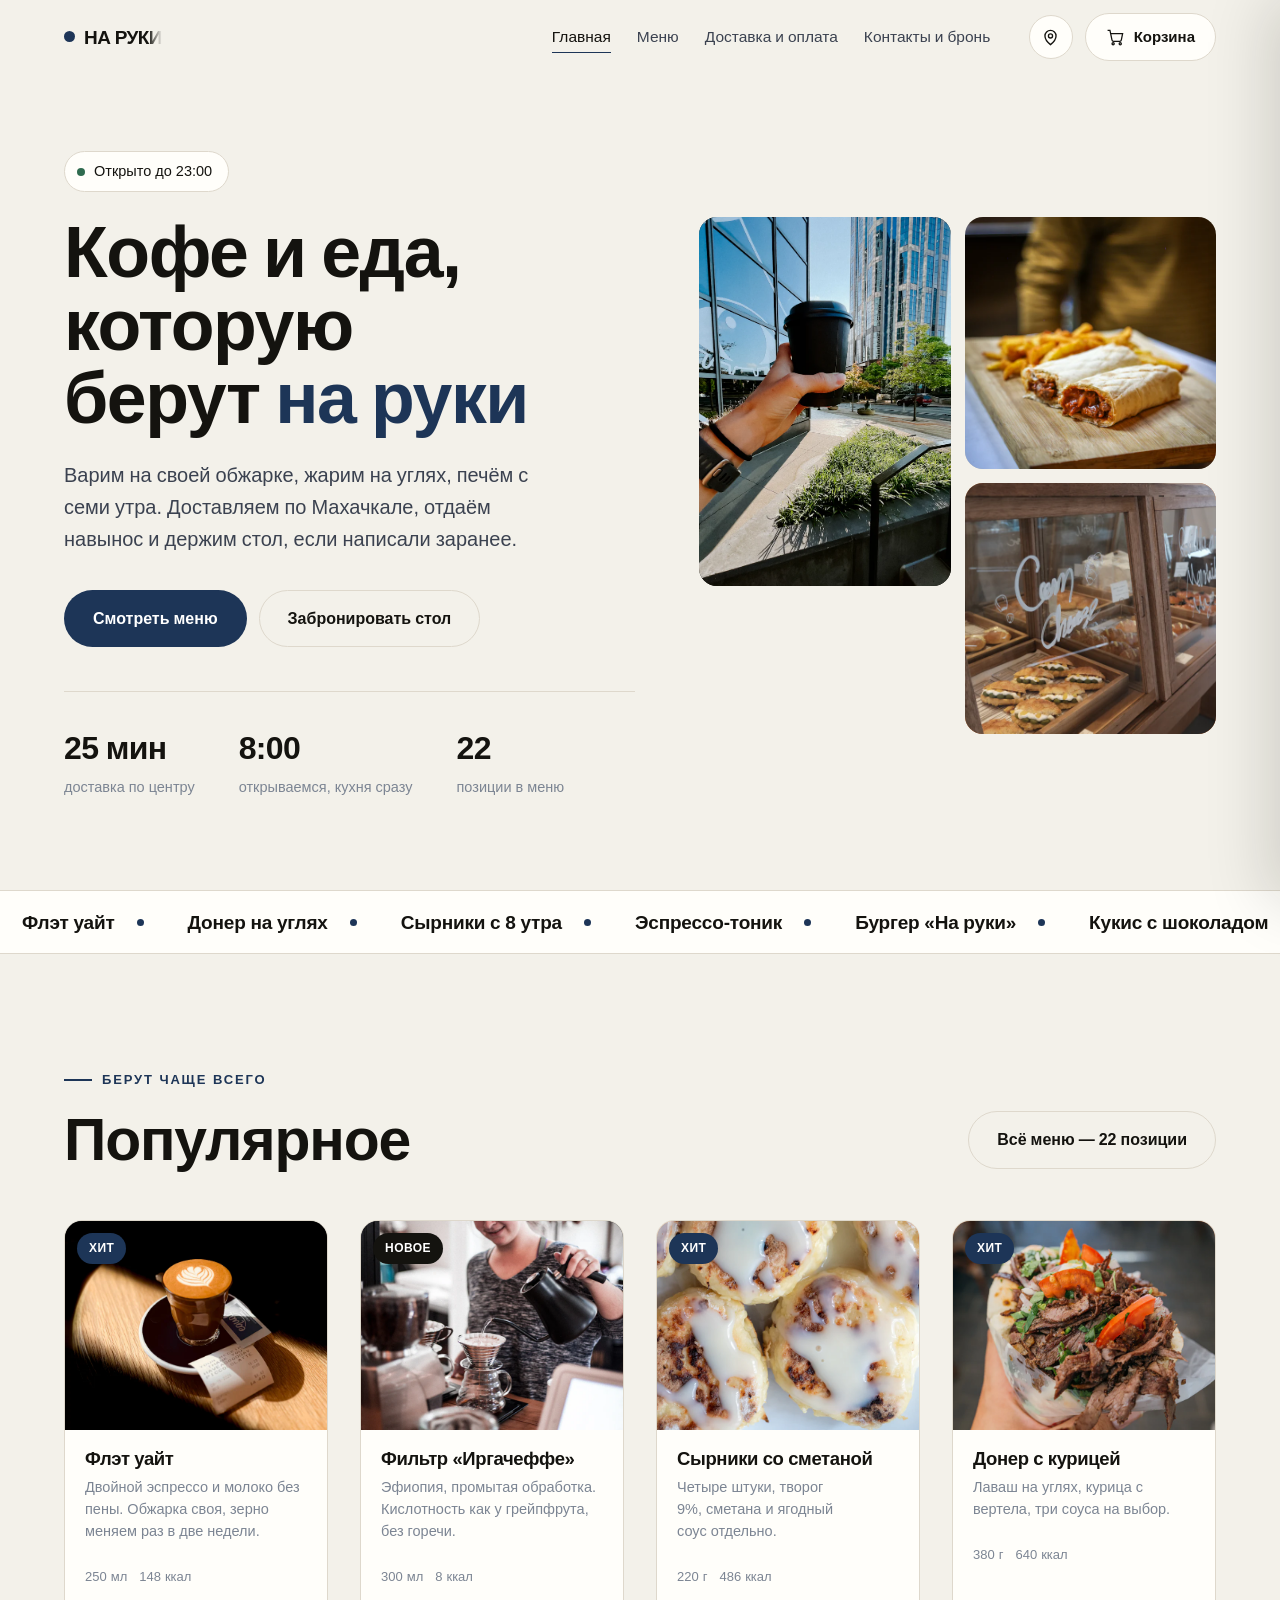
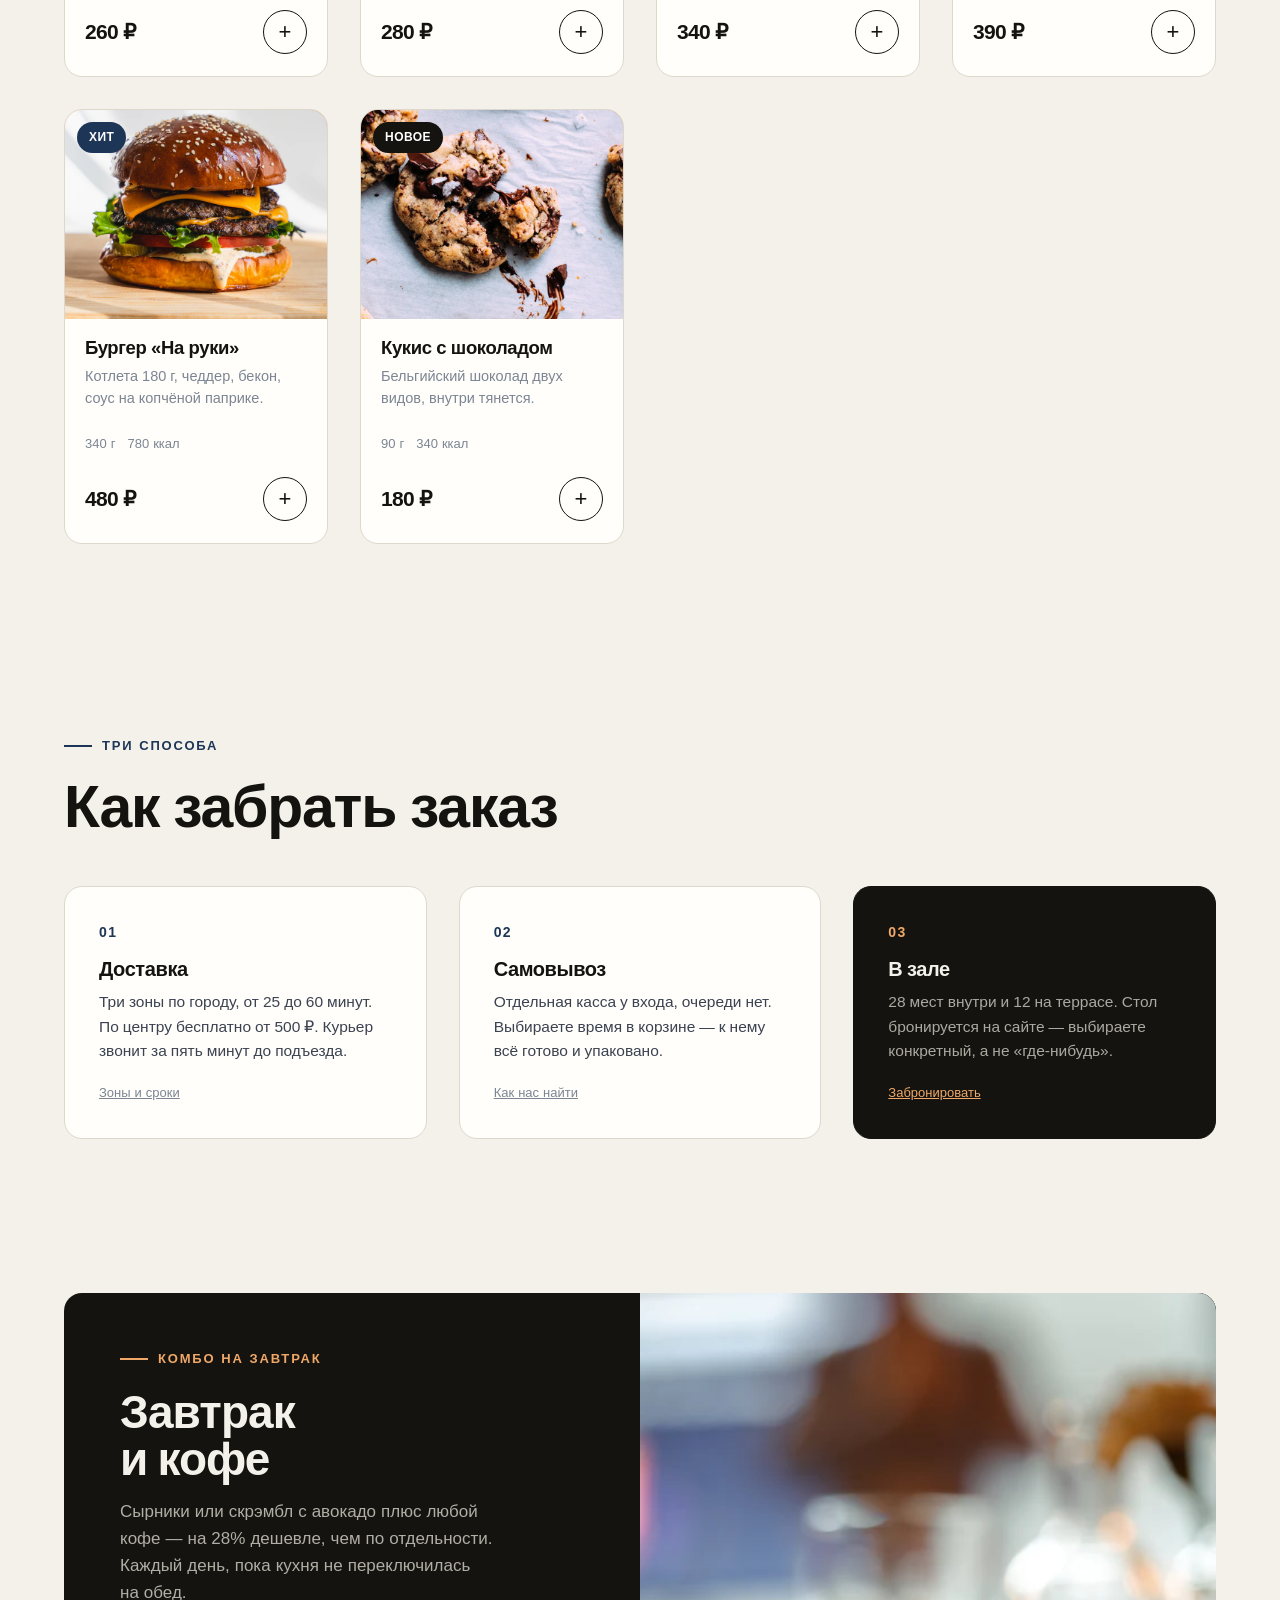
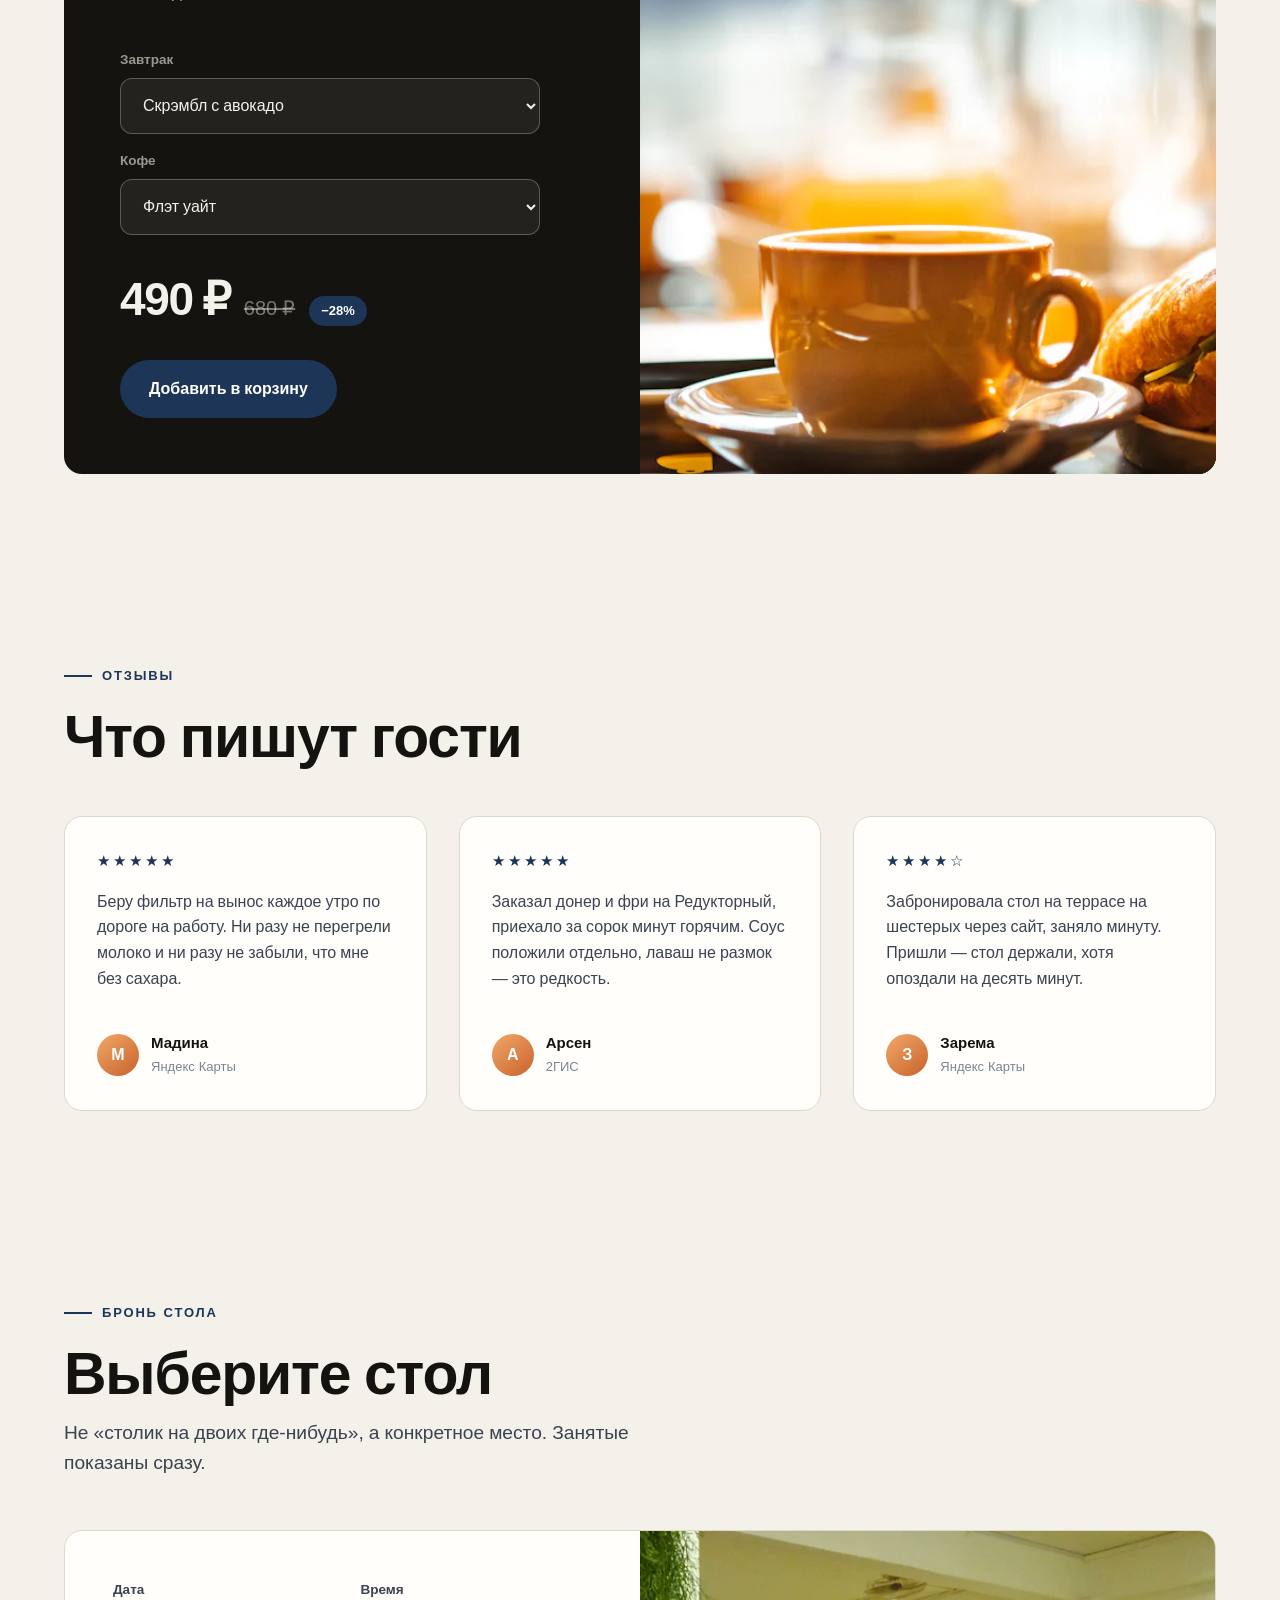
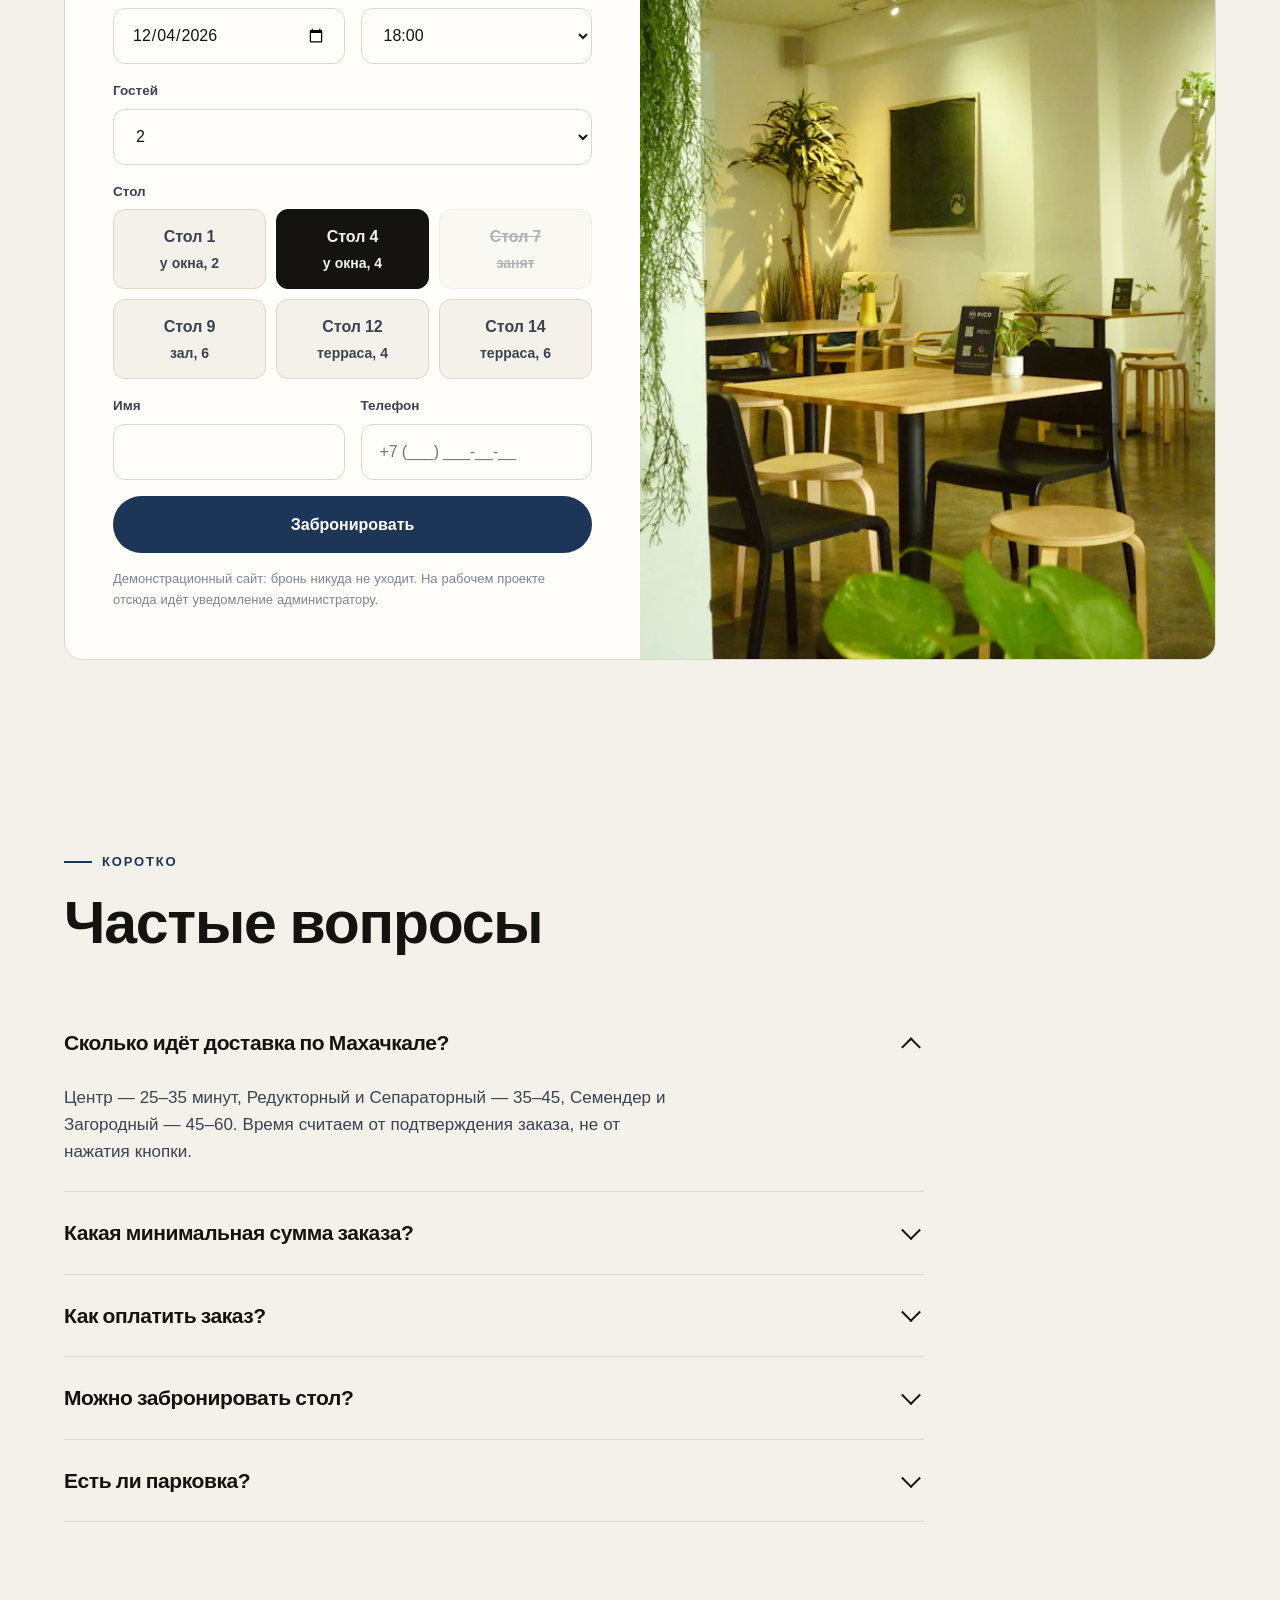
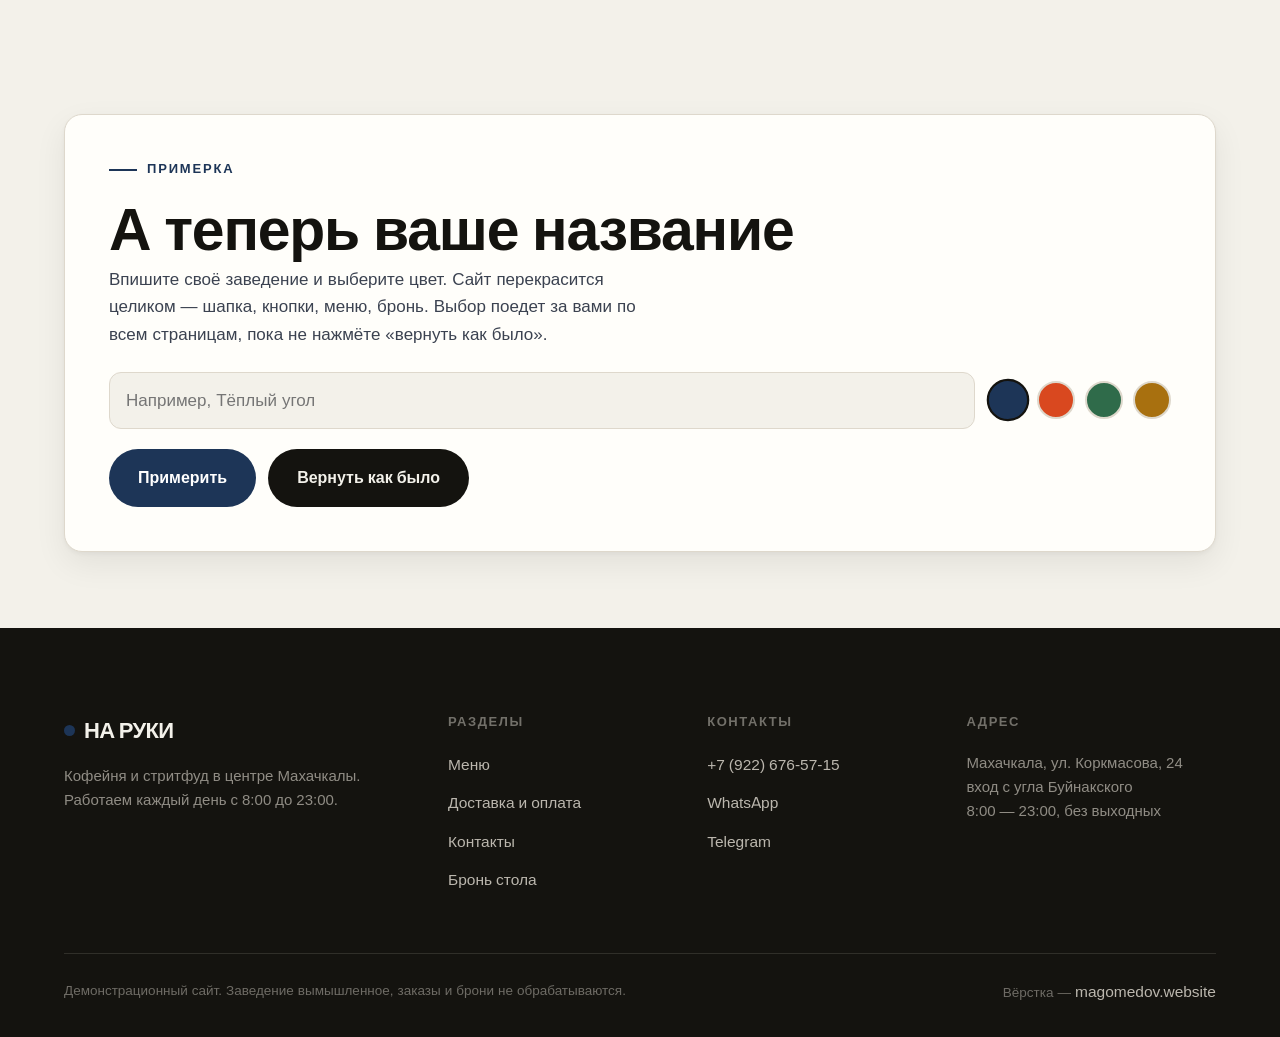
<file: index.html>
<!DOCTYPE html>
<html lang="ru">
<head>
<meta charset="utf-8">
<meta name="viewport" content="width=device-width, initial-scale=1">
<title>НА РУКИ — кофе и стритфуд в Махачкале. Доставка, самовывоз, бронь стола</title>
<meta name="description" content="Кофейня и стритфуд на Коркмасова, 24. Доставка по Махачкале от 25 минут, самовывоз без очереди, бронь стола онлайн. Оплата картой, СБП или наличными.">
<link rel="canonical" href="https://magomedov.website/naruki/">
<meta name="theme-color" content="#14130f">

<meta property="og:type" content="restaurant">
<meta property="og:site_name" content="НА РУКИ">
<meta property="og:locale" content="ru_RU">
<meta property="og:title" content="НА РУКИ — кофе и стритфуд в Махачкале">
<meta property="og:description" content="Доставка от 25 минут, самовывоз без очереди, бронь стола онлайн. Коркмасова, 24.">
<meta property="og:url" content="https://magomedov.website/naruki/">
<meta property="og:image" content="https://magomedov.website/naruki/og.jpg">
<meta name="twitter:card" content="summary_large_image">

<link rel="icon" href="favicon.svg" type="image/svg+xml">
<link rel="preload" href="assets/fonts/onest-cyrillic.woff2" as="font" type="font/woff2" crossorigin>
<link rel="preload" href="assets/fonts/unbounded-cyrillic.woff2" as="font" type="font/woff2" crossorigin>
<link rel="stylesheet" href="css/style.css">
<noscript><style>.rise{opacity:1;transform:none}</style></noscript>

<script type="application/ld+json">
{
  "@context": "https://schema.org",
  "@type": "CafeOrCoffeeShop",
  "@id": "https://magomedov.website/naruki/#business",
  "name": "НА РУКИ",
  "description": "Кофейня и стритфуд в центре Махачкалы. Доставка, самовывоз, бронь стола.",
  "url": "https://magomedov.website/naruki/",
  "telephone": "+79226765715",
  "priceRange": "₽₽",
  "servesCuisine": ["Кофе", "Стритфуд", "Завтраки"],
  "image": "https://magomedov.website/naruki/og.jpg",
  "hasMenu": "https://magomedov.website/naruki/menu.html",
  "acceptsReservations": "https://magomedov.website/naruki/contacts.html",
  "address": {
    "@type": "PostalAddress",
    "streetAddress": "ул. Коркмасова, 24",
    "addressLocality": "Махачкала",
    "addressRegion": "Республика Дагестан",
    "postalCode": "367000",
    "addressCountry": "RU"
  },
  "geo": { "@type": "GeoCoordinates", "latitude": 42.980495, "longitude": 47.500409 },
  "openingHoursSpecification": [{
    "@type": "OpeningHoursSpecification",
    "dayOfWeek": ["Monday","Tuesday","Wednesday","Thursday","Friday","Saturday","Sunday"],
    "opens": "08:00", "closes": "23:00"
  }],
  "areaServed": { "@type": "City", "name": "Махачкала" }
}
</script>
<script type="application/ld+json">
{
  "@context": "https://schema.org",
  "@type": "FAQPage",
  "mainEntity": [
    { "@type": "Question", "name": "Сколько идёт доставка по Махачкале?",
      "acceptedAnswer": { "@type": "Answer", "text": "Центр — 25–35 минут, Редукторный и Сепараторный — 35–45, Семендер и Загородный — 45–60. Время считаем от подтверждения заказа, не от нажатия кнопки." } },
    { "@type": "Question", "name": "Какая минимальная сумма заказа?",
      "acceptedAnswer": { "@type": "Answer", "text": "Минимума нет. Бесплатная доставка начинается от 500 ₽ по центру, от 800 ₽ по Редукторному, от 1200 ₽ по Семендеру. Ниже этих сумм доставка стоит 150–250 ₽." } },
    { "@type": "Question", "name": "Как оплатить заказ?",
      "acceptedAnswer": { "@type": "Answer", "text": "Картой онлайн, через СБП, картой курьеру или наличными. При самовывозе можно оплатить на кассе." } },
    { "@type": "Question", "name": "Можно забронировать стол?",
      "acceptedAnswer": { "@type": "Answer", "text": "Да, на сайте: выбираете дату, время и конкретный стол — у окна, в зале или на террасе. Стол держим 15 минут после времени брони." } },
    { "@type": "Question", "name": "Есть ли парковка?",
      "acceptedAnswer": { "@type": "Answer", "text": "Пять мест перед входом и открытая парковка во дворе дома со стороны Буйнакского. Утром до 10:00 места обычно свободны." } }
  ]
}
</script>
</head>
<body>
<a class="skip" href="#main">К содержимому</a>

<header class="hdr">
  <div class="wrap hdr__in">
    <a class="logo" href="index.html"><i class="logo__dot"></i>НА РУКИ</a>
    <nav class="nav" aria-label="Основное меню">
      <a href="index.html" aria-current="page">Главная</a>
      <a href="menu.html">Меню</a>
      <a href="delivery.html">Доставка и оплата</a>
      <a href="contacts.html">Контакты и бронь</a>
    </nav>
    <div class="hdr__act">
      <a class="pin-btn" href="contacts.html?map=city#find" aria-label="Показать на карте: Коркмасова, 24" title="Показать на карте">
        <svg width="19" height="19" viewBox="0 0 24 24" fill="none" stroke="currentColor" stroke-width="1.7"><path d="M12 21s7-5.7 7-11a7 7 0 1 0-14 0c0 5.3 7 11 7 11Z"/><circle cx="12" cy="10" r="2.6"/></svg>
      </a>
      <button class="cart-btn is-empty" data-open-cart aria-label="Открыть корзину">
        <svg width="19" height="19" viewBox="0 0 24 24" fill="none" stroke="currentColor" stroke-width="1.6"><circle cx="9" cy="20" r="1.4"/><circle cx="18" cy="20" r="1.4"/><path d="M2 3h3l2.6 12.4a2 2 0 0 0 2 1.6h7.7a2 2 0 0 0 2-1.6L21 7H6"/></svg>
        <span>Корзина</span><span class="cart-btn__count">0</span>
      </button>
      <button class="burger" aria-expanded="false" aria-label="Меню навигации"><span></span></button>
    </div>
  </div>
</header>

<main id="main">

  <section class="hero">
    <div class="wrap hero__grid">
      <div>
        <span class="status"><i class="status__led"></i><span class="status__txt">Открыто до 23:00</span></span>
        <h1 style="margin-top:22px">Кофе и еда, которую берут <em>на руки</em></h1>
        <p class="hero__lead">Варим на своей обжарке, жарим на углях, печём с семи утра. Доставляем по Махачкале, отдаём навынос и держим стол, если написали заранее.</p>
        <div class="hero__cta">
          <a class="btn btn--accent" href="menu.html">Смотреть меню</a>
          <a class="btn btn--ghost" href="#book-block">Забронировать стол</a>
        </div>
        <div class="hero__facts">
          <div class="fact"><b>25 мин</b><span>доставка по центру</span></div>
          <div class="fact"><b>8:00</b><span>открываемся, кухня сразу</span></div>
          <div class="fact"><b>22</b><span>позиции в меню</span></div>
        </div>
      </div>
      <div class="hero__art">
        <div class="ph ph--dark"><img src="assets/img/hero-cup.webp" alt="Кофе навынос в руке на улице" width="640" height="925" fetchpriority="high" decoding="async"></div>
        <div class="ph ph--sq"><img src="assets/img/hero-doner.webp" alt="Донер с картофелем фри" width="560" height="560" decoding="async"></div>
        <div class="ph ph--sq ph--warm"><img src="assets/img/hero-bakery.webp" alt="Витрина с выпечкой" width="560" height="560" decoding="async"></div>
      </div>
    </div>
  </section>

  <div class="ticker" aria-hidden="true">
    <div class="ticker__row">
      <span>Флэт уайт</span><span>Донер на углях</span><span>Сырники с 8 утра</span><span>Эспрессо-тоник</span><span>Бургер «На руки»</span><span>Кукис с шоколадом</span>
      <span>Флэт уайт</span><span>Донер на углях</span><span>Сырники с 8 утра</span><span>Эспрессо-тоник</span><span>Бургер «На руки»</span><span>Кукис с шоколадом</span>
    </div>
  </div>

  <section class="section">
    <div class="wrap">
      <div class="sec-head">
        <div>
          <span class="eyebrow">Берут чаще всего</span>
          <h2 class="h-sec">Популярное</h2>
        </div>
        <a class="btn btn--ghost" href="menu.html">Всё меню — 22 позиции</a>
      </div>
      <div class="grid-dish" id="popular"></div>
    </div>
  </section>

  <section class="section section--tight">
    <div class="wrap">
      <div class="sec-head"><div>
        <span class="eyebrow">Три способа</span>
        <h2 class="h-sec">Как забрать заказ</h2>
      </div></div>
      <div class="cards">
        <div class="card rise">
          <div class="card__num">01</div>
          <h3>Доставка</h3>
          <p>Три зоны по городу, от 25 до 60 минут. По центру бесплатно от 500 ₽. Курьер звонит за пять минут до подъезда.</p>
          <p style="margin-top:14px"><a class="note" href="delivery.html" style="text-decoration:underline">Зоны и сроки</a></p>
        </div>
        <div class="card rise">
          <div class="card__num">02</div>
          <h3>Самовывоз</h3>
          <p>Отдельная касса у входа, очереди нет. Выбираете время в корзине — к нему всё готово и упаковано.</p>
          <p style="margin-top:14px"><a class="note" href="contacts.html" style="text-decoration:underline">Как нас найти</a></p>
        </div>
        <div class="card card--ink rise">
          <div class="card__num" style="color:var(--accent-soft)">03</div>
          <h3>В зале</h3>
          <p>28 мест внутри и 12 на террасе. Стол бронируется на сайте — выбираете конкретный, а не «где-нибудь».</p>
          <p style="margin-top:14px"><a href="#book-block" style="color:var(--accent-soft);text-decoration:underline;font-size:13px">Забронировать</a></p>
        </div>
      </div>
    </div>
  </section>

  <section class="section section--tight">
    <div class="wrap">
      <div class="combo rise">
        <div class="combo__body">
          <span class="eyebrow" style="color:var(--accent-soft)">Комбо на завтрак</span>
          <h2>Завтрак <br>и кофе</h2>
          <p>Сырники или скрэмбл с авокадо плюс любой кофе — на 28% дешевле, чем по отдельности. Каждый день, пока кухня не переключилась на обед.</p>
          <div class="combo__pick" id="combo">
            <div class="field"><label for="combo-food">Завтрак</label><select id="combo-food"></select></div>
            <div class="field"><label for="combo-drink">Кофе</label><select id="combo-drink"></select></div>
          </div>
          <div class="combo__price">
            <span class="combo__now" id="combo-now">490 ₽</span>
            <span class="combo__old" id="combo-old">680 ₽</span>
            <span class="combo__save">−28%</span>
          </div>
          <div><button class="btn btn--accent" type="button" id="combo-add" data-add="combo:scramble+flat">Добавить в корзину</button></div>
          <p class="note" id="combo-when" hidden></p>
        </div>
        <div class="ph ph--dark"><img src="assets/img/combo.webp" alt="Кофе и выпечка на столе" width="820" height="690" loading="lazy" decoding="async"></div>
      </div>
    </div>
  </section>

  <section class="section">
    <div class="wrap">
      <div class="sec-head"><div>
        <span class="eyebrow">Отзывы</span>
        <h2 class="h-sec">Что пишут гости</h2>
      </div></div>
      <div class="reviews">
        <div class="review rise">
          <div class="review__stars">★★★★★</div>
          <p>Беру фильтр на вынос каждое утро по дороге на работу. Ни разу не перегрели молоко и ни разу не забыли, что мне без сахара.</p>
          <div class="review__who"><div class="review__ava">М</div><div><b>Мадина</b><span>Яндекс Карты</span></div></div>
        </div>
        <div class="review rise">
          <div class="review__stars">★★★★★</div>
          <p>Заказал донер и фри на Редукторный, приехало за сорок минут горячим. Соус положили отдельно, лаваш не размок — это редкость.</p>
          <div class="review__who"><div class="review__ava">А</div><div><b>Арсен</b><span>2ГИС</span></div></div>
        </div>
        <div class="review rise">
          <div class="review__stars">★★★★☆</div>
          <p>Забронировала стол на террасе на шестерых через сайт, заняло минуту. Пришли — стол держали, хотя опоздали на десять минут.</p>
          <div class="review__who"><div class="review__ava">З</div><div><b>Зарема</b><span>Яндекс Карты</span></div></div>
        </div>
      </div>
    </div>
  </section>

  <section class="section section--tight" id="book-block">
    <div class="wrap">
      <div class="sec-head"><div>
        <span class="eyebrow">Бронь стола</span>
        <h2 class="h-sec">Выберите стол</h2>
        <p class="lead" style="margin-top:16px">Не «столик на двоих где-нибудь», а конкретное место. Занятые показаны сразу.</p>
      </div></div>

      <div class="book rise">
        <div class="book__form">
          <form class="form" id="book" novalidate>
            <div class="row2">
              <div class="field"><label for="b-date">Дата</label><input type="date" id="b-date" required></div>
              <div class="field"><label for="b-time">Время</label>
                <select id="b-time">
                  <option>12:00</option><option>13:00</option><option>14:00</option><option selected>18:00</option>
                  <option>19:00</option><option>20:00</option><option>21:00</option>
                </select></div>
            </div>
            <div class="field"><label for="b-guests">Гостей</label>
              <select id="b-guests"><option>1</option><option selected>2</option><option>3</option><option>4</option><option>5</option><option>6</option><option>больше шести</option></select></div>
            <div class="field"><label>Стол</label><div class="tables" id="tables"></div></div>
            <div class="row2">
              <div class="field"><label for="b-name">Имя</label><input id="b-name" required><span class="err">Как к вам обращаться?</span></div>
              <div class="field"><label for="b-tel">Телефон</label><input id="b-tel" type="tel" inputmode="tel" placeholder="+7 (___) ___-__-__" required><span class="err">Нужны все 11 цифр</span></div>
            </div>
            <input class="hp" tabindex="-1" autocomplete="off" id="b-hp" aria-hidden="true">
            <button class="btn btn--accent btn--wide" type="submit">Забронировать</button>
            <p class="note">Демонстрационный сайт: бронь никуда не уходит. На рабочем проекте отсюда идёт уведомление администратору.</p>
          </form>
        </div>
        <div class="ph"><img src="assets/img/hall.webp" alt="Зал кофейни: столы у окна" width="820" height="690" loading="lazy" decoding="async"></div>
      </div>
    </div>
  </section>

  <section class="section">
    <div class="wrap">
      <div class="sec-head"><div>
        <span class="eyebrow">Коротко</span>
        <h2 class="h-sec">Частые вопросы</h2>
      </div></div>
      <div class="faq">
        <details open><summary>Сколько идёт доставка по Махачкале?</summary>
          <div class="faq__a">Центр — 25–35 минут, Редукторный и Сепараторный — 35–45, Семендер и Загородный — 45–60. Время считаем от подтверждения заказа, не от нажатия кнопки.</div></details>
        <details><summary>Какая минимальная сумма заказа?</summary>
          <div class="faq__a">Минимума нет. Бесплатная доставка начинается от 500 ₽ по центру, от 800 ₽ по Редукторному, от 1200 ₽ по Семендеру. Ниже этих сумм доставка стоит 150–250 ₽.</div></details>
        <details><summary>Как оплатить заказ?</summary>
          <div class="faq__a">Картой онлайн, через СБП, картой курьеру или наличными. При самовывозе можно оплатить на кассе.</div></details>
        <details><summary>Можно забронировать стол?</summary>
          <div class="faq__a">Да, прямо на сайте: выбираете дату, время и конкретный стол — у окна, в зале или на террасе. Стол держим 15 минут после времени брони.</div></details>
        <details><summary>Есть ли парковка?</summary>
          <div class="faq__a">Пять мест перед входом и открытая парковка во дворе дома со стороны Буйнакского. Утром до 10:00 места обычно свободны.</div></details>
      </div>
    </div>
  </section>

  <section class="section section--tight" id="tryon">
    <div class="wrap">
      <div class="tryon">
        <span class="eyebrow">Примерка</span>
        <h2 class="h-sec">А теперь ваше название</h2>
        <p class="tryon__lead">Впишите своё заведение и выберите цвет. Сайт перекрасится целиком — шапка, кнопки, меню, бронь. Выбор поедет за вами по всем страницам, пока не нажмёте «вернуть как было».</p>
        <div class="tryon__row">
          <input id="tryon-name" type="text" maxlength="22" placeholder="Например, Тёплый угол" autocomplete="off" aria-label="Название вашего заведения">
          <div class="tryon__colors" id="tryon-colors" role="group" aria-label="Цвет"></div>
        </div>
        <div class="tryon__btns">
          <button class="btn btn--accent" id="tryon-go" type="button">Примерить</button>
          <button class="btn" id="tryon-reset" type="button">Вернуть как было</button>
          <button class="btn" id="tryon-share" type="button" hidden>Скопировать ссылку</button>
        </div>
        <p class="tryon__done" id="tryon-done" hidden></p>
      </div>
    </div>
  </section>

</main>

<footer class="ftr">
  <div class="wrap">
    <div class="ftr__grid">
      <div>
        <div class="logo"><i class="logo__dot"></i>НА РУКИ</div>
        <p>Кофейня и стритфуд в центре Махачкалы. Работаем каждый день с 8:00 до 23:00.</p>
      </div>
      <div>
        <h4>Разделы</h4>
        <ul>
          <li><a href="menu.html">Меню</a></li>
          <li><a href="delivery.html">Доставка и оплата</a></li>
          <li><a href="contacts.html">Контакты</a></li>
          <li><a href="#book-block">Бронь стола</a></li>
        </ul>
      </div>
      <div>
        <h4>Контакты</h4>
        <ul>
          <li><a href="tel:+79226765715">+7 (922) 676-57-15</a></li>
          <li><a href="https://wa.me/79226765715?text=%D0%A1%20%D1%81%D0%B0%D0%B9%D1%82%D0%B0%20%D0%9D%D0%90%20%D0%A0%D0%A3%D0%9A%D0%98.%20%D0%97%D0%B4%D1%80%D0%B0%D0%B2%D1%81%D1%82%D0%B2%D1%83%D0%B9%D1%82%D0%B5!%20%D0%98%D0%BD%D1%82%D0%B5%D1%80%D0%B5%D1%81%D1%83%D0%B5%D1%82%20%D1%82%D0%B0%D0%BA%D0%BE%D0%B9%20%D0%B6%D0%B5%20%D0%B4%D0%BB%D1%8F%20%D0%BC%D0%BE%D0%B5%D0%B3%D0%BE%20%D0%B7%D0%B0%D0%B2%D0%B5%D0%B4%D0%B5%D0%BD%D0%B8%D1%8F." rel="nofollow noopener" target="_blank">WhatsApp</a></li>
          <li><a href="https://t.me/magadev_leads_bot?start=naruki" rel="nofollow noopener" target="_blank">Telegram</a></li>
        </ul>
      </div>
      <div>
        <h4>Адрес</h4>
        <p>Махачкала, ул. Коркмасова, 24<br>вход с угла Буйнакского<br>8:00 — 23:00, без выходных</p>
      </div>
    </div>
    <div class="ftr__bottom">
      <span>Демонстрационный сайт. Заведение вымышленное, заказы и брони не обрабатываются.</span>
      <span>Вёрстка — <a href="https://magomedov.website" rel="noopener">magomedov.website</a></span>
    </div>
  </div>
</footer>

<div class="bottombar">
  <div class="bottombar__sum">0 ₽<small>0 позиций</small></div>
  <button class="btn btn--accent" data-open-cart>Корзина</button>
</div>

<div class="overlay" id="overlay"></div>
<aside class="drawer" id="drawer" aria-hidden="true" aria-label="Корзина">
  <div class="drawer__head">
    <h2>Ваш заказ</h2>
    <button class="drawer__close" aria-label="Закрыть корзину">✕</button>
  </div>
  <div class="steps-head" hidden><i></i><i></i><i></i></div>
  <div class="drawer__body"></div>
  <div class="drawer__foot"></div>
</aside>

<script src="js/analytics.js" defer></script>
<script src="js/menu-data.js"></script>
<script src="js/main.js" defer></script>
<script src="js/tryon.js" defer></script>
</body>
</html>
</file>
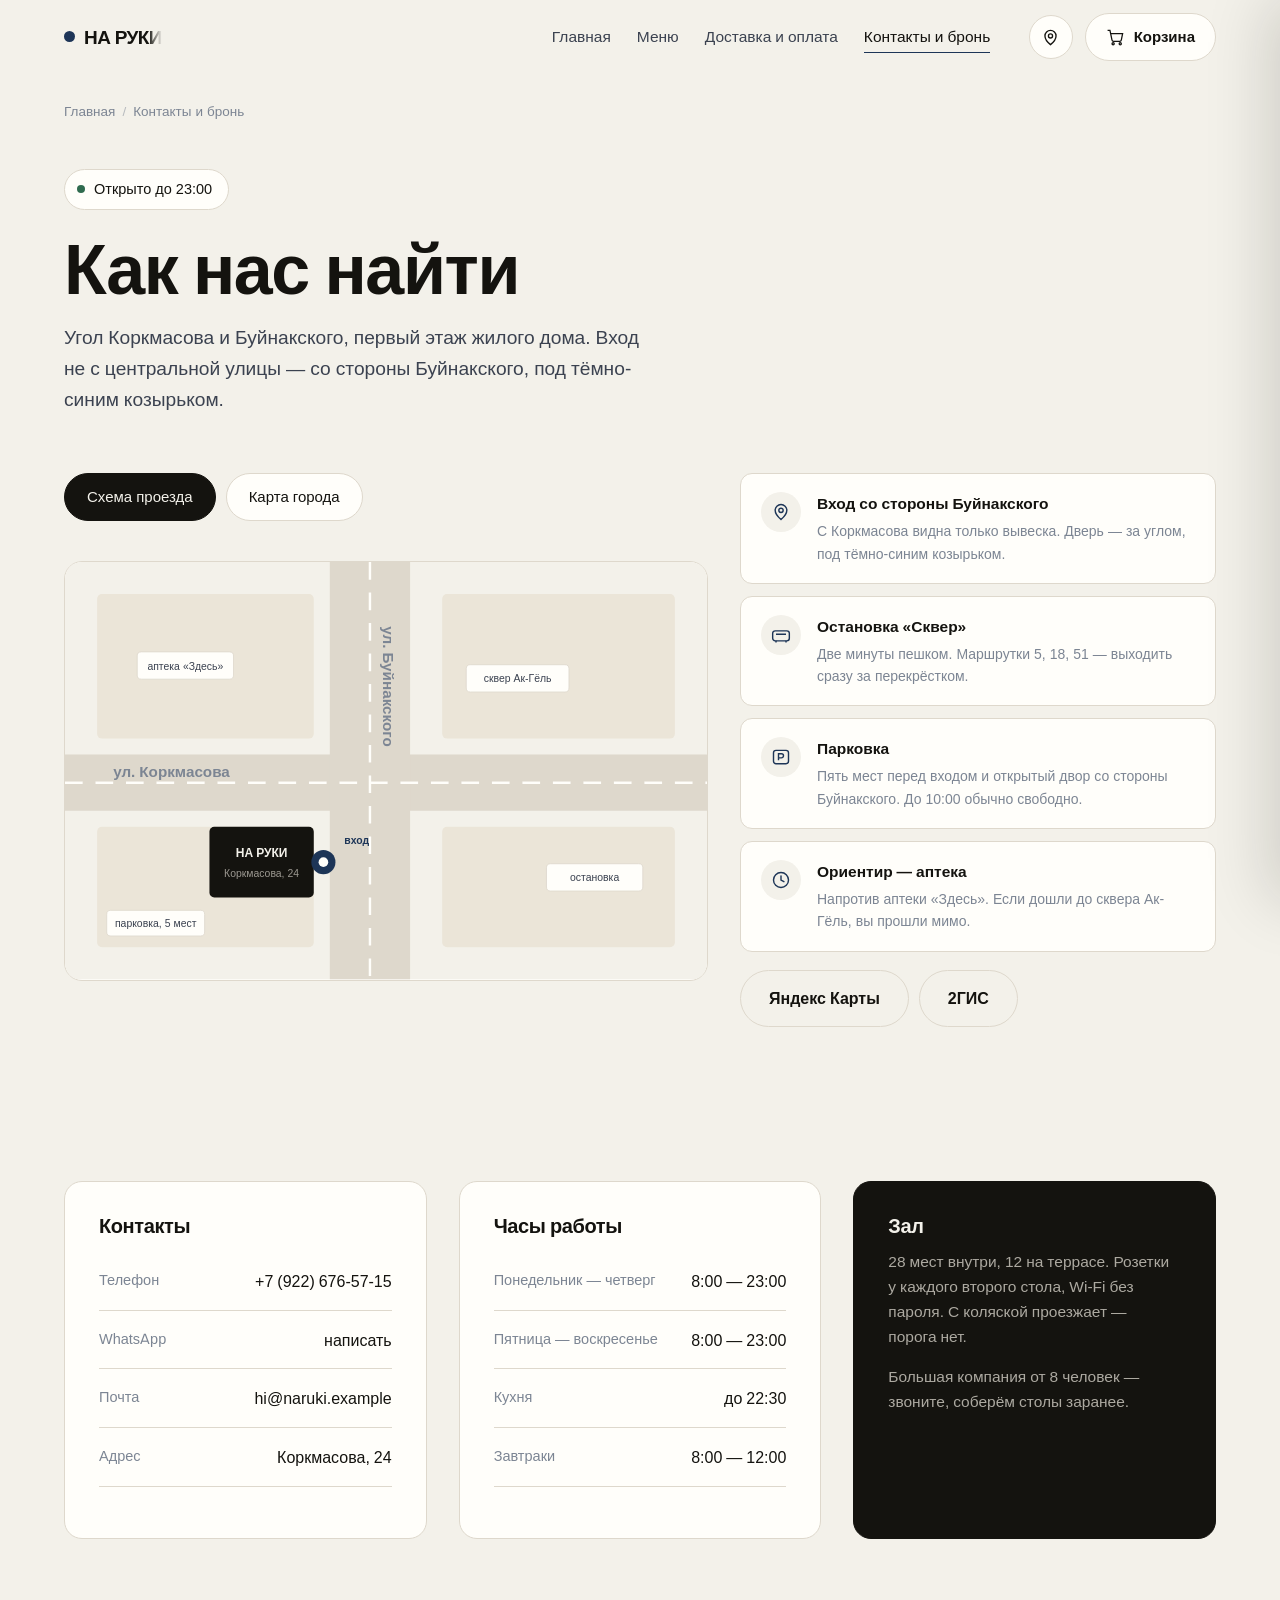
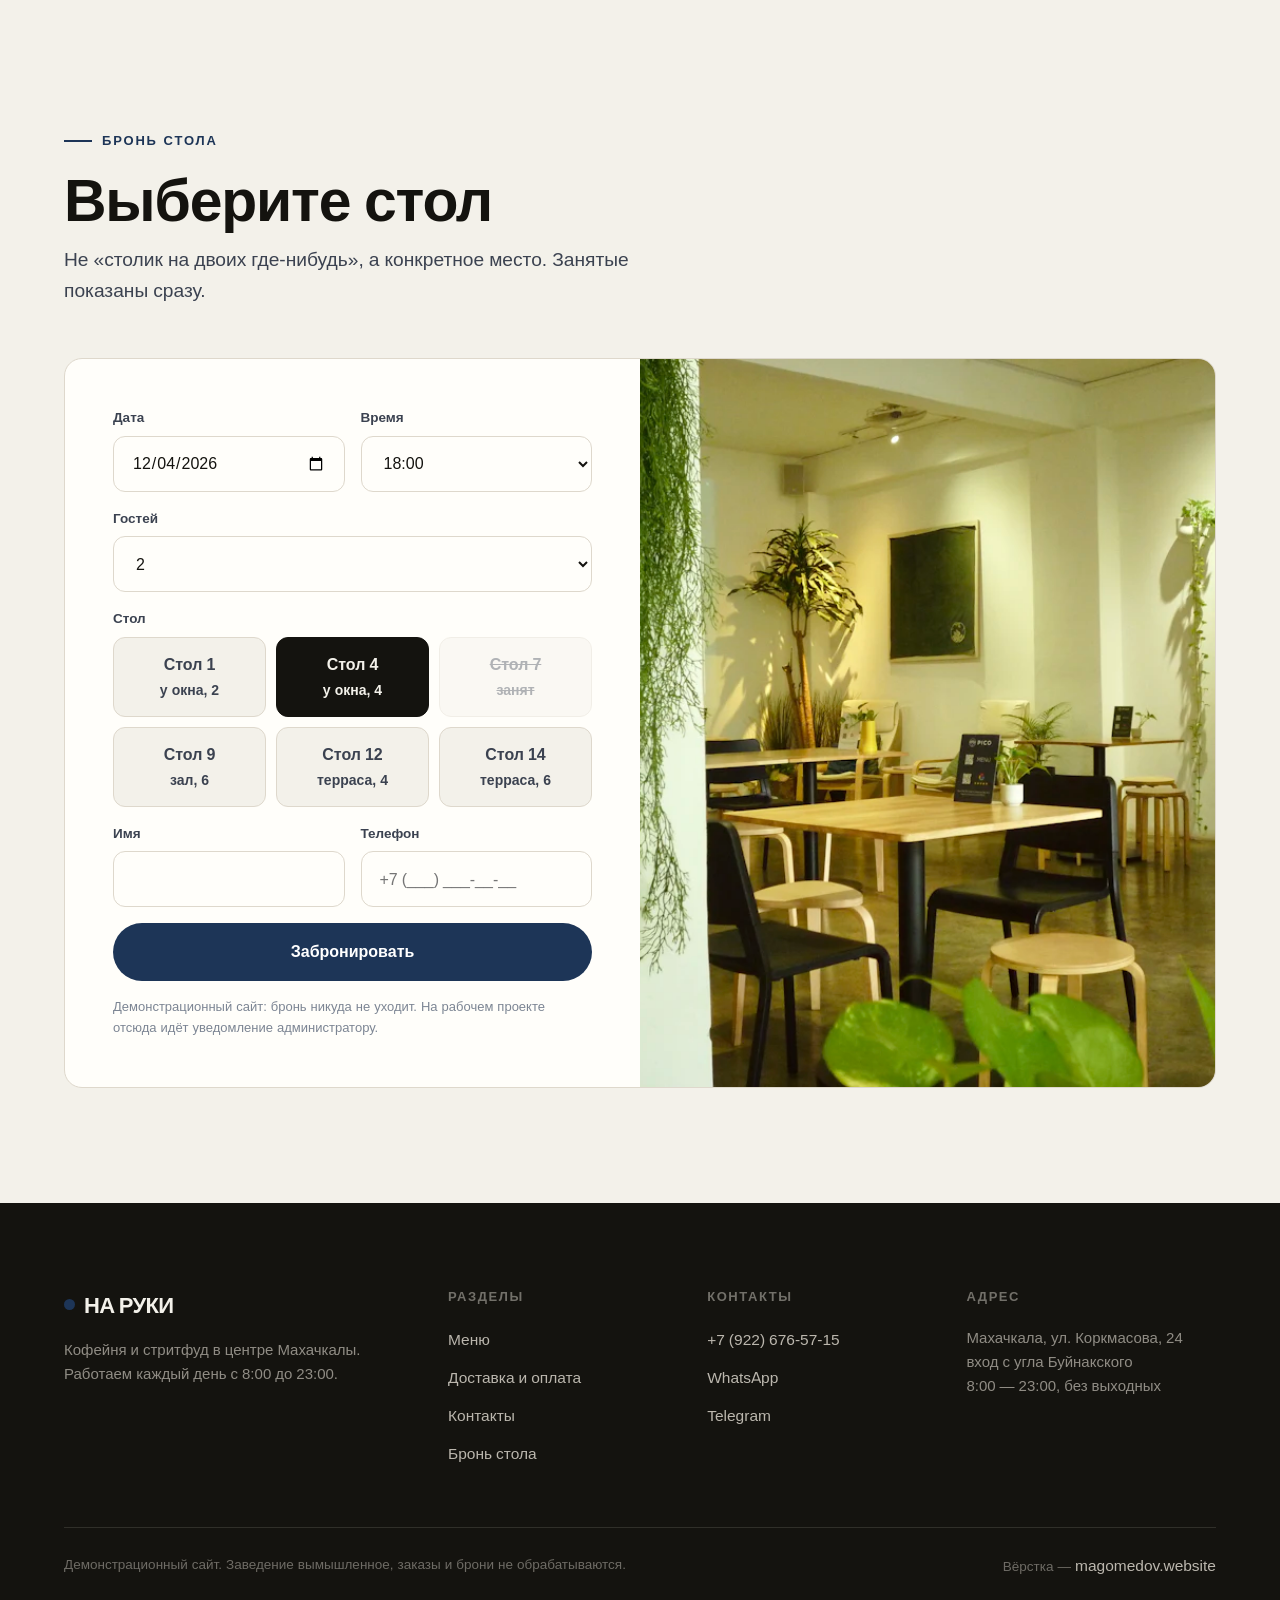
<file: contacts.html>
<!DOCTYPE html>
<html lang="ru">
<head>
<meta charset="utf-8">
<meta name="viewport" content="width=device-width, initial-scale=1">
<title>Контакты и бронь стола — Коркмасова, 24 | НА РУКИ, Махачкала</title>
<meta name="description" content="Махачкала, ул. Коркмасова, 24, вход с угла Буйнакского. Работаем с 8:00 до 23:00 без выходных. Бронь стола онлайн: выбор конкретного места у окна, в зале или на террасе.">
<link rel="canonical" href="https://magomedov.website/naruki/contacts.html">
<meta name="theme-color" content="#14130f">

<meta property="og:type" content="website">
<meta property="og:site_name" content="НА РУКИ">
<meta property="og:locale" content="ru_RU">
<meta property="og:title" content="Контакты и бронь стола | НА РУКИ, Махачкала">
<meta property="og:description" content="Коркмасова, 24. С 8:00 до 23:00 без выходных. Бронь стола онлайн за минуту.">
<meta property="og:url" content="https://magomedov.website/naruki/contacts.html">
<meta property="og:image" content="https://magomedov.website/naruki/og.jpg">
<meta name="twitter:card" content="summary_large_image">

<link rel="icon" href="favicon.svg" type="image/svg+xml">
<link rel="preload" href="assets/fonts/onest-cyrillic.woff2" as="font" type="font/woff2" crossorigin>
<link rel="preload" href="assets/fonts/unbounded-cyrillic.woff2" as="font" type="font/woff2" crossorigin>
<link rel="stylesheet" href="css/style.css">
<noscript><style>.rise{opacity:1;transform:none}</style></noscript>

<script type="application/ld+json">
{
  "@context": "https://schema.org", "@type": "BreadcrumbList",
  "itemListElement": [
    { "@type": "ListItem", "position": 1, "name": "Главная", "item": "https://magomedov.website/naruki/" },
    { "@type": "ListItem", "position": 2, "name": "Контакты и бронь", "item": "https://magomedov.website/naruki/contacts.html" }
  ]
}
</script>
<script type="application/ld+json">
{
  "@context": "https://schema.org",
  "@type": "CafeOrCoffeeShop",
  "@id": "https://magomedov.website/naruki/#business",
  "name": "НА РУКИ",
  "url": "https://magomedov.website/naruki/",
  "telephone": "+79226765715",
  "priceRange": "₽₽",
  "acceptsReservations": "https://magomedov.website/naruki/contacts.html",
  "address": {
    "@type": "PostalAddress",
    "streetAddress": "ул. Коркмасова, 24",
    "addressLocality": "Махачкала",
    "addressRegion": "Республика Дагестан",
    "postalCode": "367000",
    "addressCountry": "RU"
  },
  "geo": { "@type": "GeoCoordinates", "latitude": 42.980495, "longitude": 47.500409 },
  "openingHoursSpecification": [{
    "@type": "OpeningHoursSpecification",
    "dayOfWeek": ["Monday","Tuesday","Wednesday","Thursday","Friday","Saturday","Sunday"],
    "opens": "08:00", "closes": "23:00"
  }],
  "amenityFeature": [
    { "@type": "LocationFeatureSpecification", "name": "Парковка", "value": true },
    { "@type": "LocationFeatureSpecification", "name": "Терраса", "value": true },
    { "@type": "LocationFeatureSpecification", "name": "Wi-Fi", "value": true }
  ]
}
</script>
</head>
<body>
<a class="skip" href="#main">К содержимому</a>

<header class="hdr">
  <div class="wrap hdr__in">
    <a class="logo" href="index.html"><i class="logo__dot"></i>НА РУКИ</a>
    <nav class="nav" aria-label="Основное меню">
      <a href="index.html">Главная</a>
      <a href="menu.html">Меню</a>
      <a href="delivery.html">Доставка и оплата</a>
      <a href="contacts.html" aria-current="page">Контакты и бронь</a>
    </nav>
    <div class="hdr__act">
      <a class="pin-btn" href="contacts.html?map=city#find" aria-label="Показать на карте: Коркмасова, 24" title="Показать на карте">
        <svg width="19" height="19" viewBox="0 0 24 24" fill="none" stroke="currentColor" stroke-width="1.7"><path d="M12 21s7-5.7 7-11a7 7 0 1 0-14 0c0 5.3 7 11 7 11Z"/><circle cx="12" cy="10" r="2.6"/></svg>
      </a>
      <button class="cart-btn is-empty" data-open-cart aria-label="Открыть корзину">
        <svg width="19" height="19" viewBox="0 0 24 24" fill="none" stroke="currentColor" stroke-width="1.6"><circle cx="9" cy="20" r="1.4"/><circle cx="18" cy="20" r="1.4"/><path d="M2 3h3l2.6 12.4a2 2 0 0 0 2 1.6h7.7a2 2 0 0 0 2-1.6L21 7H6"/></svg>
        <span>Корзина</span><span class="cart-btn__count">0</span>
      </button>
      <button class="burger" aria-expanded="false" aria-label="Меню навигации"><span></span></button>
    </div>
  </div>
</header>

<main id="main">
  <div class="wrap">
    <nav class="crumbs" aria-label="Хлебные крошки"><a href="index.html">Главная</a><span>/</span>Контакты и бронь</nav>
  </div>

  <section class="page-head">
    <div class="wrap">
      <span class="status"><i class="status__led"></i><span class="status__txt">Открыто до 23:00</span></span>
      <h1 style="margin-top:22px">Как нас найти</h1>
      <p class="lead">Угол Коркмасова и Буйнакского, первый этаж жилого дома. Вход не с центральной улицы — со стороны Буйнакского, под тёмно-синим козырьком.</p>
    </div>
  </section>

  <section class="section--tight" id="find" style="padding-top:0">
    <div class="wrap find">
      <div>
      <div class="filter" id="map-tabs" role="group" aria-label="Вид карты">
        <button data-map="scheme" aria-pressed="true">Схема проезда</button>
        <button data-map="city" aria-pressed="false">Карта города</button>
      </div>
      <div class="map" id="map-scheme">
        <svg viewBox="0 0 800 520" role="img" aria-label="Схема: кафе на углу улиц Коркмасова и Буйнакского, парковка во дворе">
          <rect width="800" height="520" fill="var(--cream)"/>
          <g fill="var(--ph-1)">
            <rect x="40" y="40" width="270" height="180" rx="6"/>
            <rect x="470" y="40" width="290" height="180" rx="6"/>
            <rect x="40" y="330" width="270" height="150" rx="6"/>
            <rect x="470" y="330" width="290" height="150" rx="6"/>
          </g>
          <path d="M0 240h800v70H0z" fill="var(--line)"/>
          <path d="M330 0h100v520H330z" fill="var(--line)"/>
          <path d="M0 275h800" stroke="var(--card)" stroke-width="3" stroke-dasharray="22 16"/>
          <path d="M380 0v520" stroke="var(--card)" stroke-width="3" stroke-dasharray="22 16"/>
          <text x="60" y="268" font-family="Onest, sans-serif" font-size="19" font-weight="600" fill="var(--ink-3)">ул. Коркмасова</text>
          <text x="396" y="80" font-family="Onest, sans-serif" font-size="19" font-weight="600" fill="var(--ink-3)" transform="rotate(90 396 80)">ул. Буйнакского</text>

          <rect x="180" y="330" width="130" height="88" rx="6" fill="var(--ink)"/>
          <text x="245" y="368" font-family="Unbounded, sans-serif" font-size="15" font-weight="700" fill="var(--cream)" text-anchor="middle">НА РУКИ</text>
          <text x="245" y="392" font-family="Onest, sans-serif" font-size="13" fill="rgba(245,240,230,.6)" text-anchor="middle">Коркмасова, 24</text>

          <g>
            <circle cx="322" cy="374" r="15" fill="var(--accent)"/>
            <circle cx="322" cy="374" r="6" fill="var(--card)"/>
            <text x="348" y="352" font-family="Onest, sans-serif" font-size="13" font-weight="600" fill="var(--accent)">вход</text>
          </g>

          <rect x="52" y="434" width="122" height="32" rx="5" fill="var(--card)" stroke="var(--line)"/>
          <text x="113" y="455" font-family="Onest, sans-serif" font-size="13" fill="var(--ink-2)" text-anchor="middle">парковка, 5 мест</text>

          <rect x="500" y="128" width="128" height="34" rx="5" fill="var(--card)" stroke="var(--line)"/>
          <text x="564" y="150" font-family="Onest, sans-serif" font-size="13" fill="var(--ink-2)" text-anchor="middle">сквер Ак-Гёль</text>

          <rect x="600" y="376" width="120" height="34" rx="5" fill="var(--card)" stroke="var(--line)"/>
          <text x="660" y="398" font-family="Onest, sans-serif" font-size="13" fill="var(--ink-2)" text-anchor="middle">остановка</text>

          <rect x="90" y="112" width="120" height="34" rx="5" fill="var(--card)" stroke="var(--line)"/>
          <text x="150" y="134" font-family="Onest, sans-serif" font-size="13" fill="var(--ink-2)" text-anchor="middle">аптека «Здесь»</text>
        </svg>
      </div>
      <div class="map" id="map-live" hidden
           data-src="https://yandex.ru/map-widget/v1/?ll=47.500409%2C42.980495&z=17&pt=47.500409,42.980495,pm2rdm"></div>
      </div>

      <div>
        <div class="landmarks">
          <div class="landmark rise">
            <div class="landmark__ico"><svg width="20" height="20" viewBox="0 0 24 24" fill="none" stroke="var(--accent)" stroke-width="1.7"><path d="M12 21s7-5.7 7-11a7 7 0 1 0-14 0c0 5.3 7 11 7 11Z"/><circle cx="12" cy="10" r="2.6"/></svg></div>
            <div><b>Вход со стороны Буйнакского</b><p>С Коркмасова видна только вывеска. Дверь — за углом, под тёмно-синим козырьком.</p></div>
          </div>
          <div class="landmark rise">
            <div class="landmark__ico"><svg width="20" height="20" viewBox="0 0 24 24" fill="none" stroke="var(--accent)" stroke-width="1.7"><rect x="2" y="7" width="20" height="12" rx="3"/><path d="M6 19v2M18 19v2M6 11h12"/></svg></div>
            <div><b>Остановка «Сквер»</b><p>Две минуты пешком. Маршрутки 5, 18, 51 — выходить сразу за перекрёстком.</p></div>
          </div>
          <div class="landmark rise">
            <div class="landmark__ico"><svg width="20" height="20" viewBox="0 0 24 24" fill="none" stroke="var(--accent)" stroke-width="1.7"><rect x="3" y="4" width="18" height="16" rx="3"/><path d="M9 16V8h3.5a2.5 2.5 0 0 1 0 5H9"/></svg></div>
            <div><b>Парковка</b><p>Пять мест перед входом и открытый двор со стороны Буйнакского. До 10:00 обычно свободно.</p></div>
          </div>
          <div class="landmark rise">
            <div class="landmark__ico"><svg width="20" height="20" viewBox="0 0 24 24" fill="none" stroke="var(--accent)" stroke-width="1.7"><circle cx="12" cy="12" r="9"/><path d="M12 7v5l3.5 2" stroke-linecap="round"/></svg></div>
            <div><b>Ориентир — аптека</b><p>Напротив аптеки «Здесь». Если дошли до сквера Ак-Гёль, вы прошли мимо.</p></div>
          </div>
        </div>

        <div style="display:flex;gap:10px;flex-wrap:wrap;margin-top:18px">
          <a class="btn btn--ghost" href="https://yandex.ru/maps/?ll=47.500409%2C42.980495&z=17&pt=47.500409,42.980495,pm2rdm" rel="nofollow noopener" target="_blank">Яндекс Карты</a>
          <a class="btn btn--ghost" href="https://2gis.ru/makhachkala/search/Коркмасова%2024" rel="nofollow noopener" target="_blank">2ГИС</a>
        </div>
      </div>
    </div>
  </section>

  <section class="section--tight">
    <div class="wrap">
      <h2 class="sr">Контакты, часы работы и зал</h2>
      <div class="cards">
        <div class="card rise">
          <h3 style="margin-bottom:18px">Контакты</h3>
          <dl class="contact-list">
            <div><dt>Телефон</dt><dd><a href="tel:+79226765715">+7 (922) 676-57-15</a></dd></div>
            <div><dt>WhatsApp</dt><dd><a href="https://wa.me/79226765715?text=%D0%A1%20%D1%81%D0%B0%D0%B9%D1%82%D0%B0%20%D0%9D%D0%90%20%D0%A0%D0%A3%D0%9A%D0%98.%20%D0%97%D0%B4%D1%80%D0%B0%D0%B2%D1%81%D1%82%D0%B2%D1%83%D0%B9%D1%82%D0%B5!%20%D0%98%D0%BD%D1%82%D0%B5%D1%80%D0%B5%D1%81%D1%83%D0%B5%D1%82%20%D1%82%D0%B0%D0%BA%D0%BE%D0%B9%20%D0%B6%D0%B5%20%D0%B4%D0%BB%D1%8F%20%D0%BC%D0%BE%D0%B5%D0%B3%D0%BE%20%D0%B7%D0%B0%D0%B2%D0%B5%D0%B4%D0%B5%D0%BD%D0%B8%D1%8F." rel="nofollow noopener" target="_blank">написать</a></dd></div>
            <div><dt>Почта</dt><dd><a href="mailto:hi@naruki.example">hi@naruki.example</a></dd></div>
            <div><dt>Адрес</dt><dd>Коркмасова, 24</dd></div>
          </dl>
        </div>
        <div class="card rise">
          <h3 style="margin-bottom:18px">Часы работы</h3>
          <dl class="contact-list">
            <div><dt>Понедельник — четверг</dt><dd>8:00 — 23:00</dd></div>
            <div><dt>Пятница — воскресенье</dt><dd>8:00 — 23:00</dd></div>
            <div><dt>Кухня</dt><dd>до 22:30</dd></div>
            <div><dt>Завтраки</dt><dd>8:00 — 12:00</dd></div>
          </dl>
        </div>
        <div class="card card--ink rise">
          <h3 style="margin-bottom:14px">Зал</h3>
          <p>28 мест внутри, 12 на террасе. Розетки у каждого второго стола, Wi-Fi без пароля. С коляской проезжает — порога нет.</p>
          <p style="margin-top:14px">Большая компания от 8 человек — звоните, соберём столы заранее.</p>
        </div>
      </div>
    </div>
  </section>

  <section class="section" id="book-block">
    <div class="wrap">
      <div class="sec-head"><div>
        <span class="eyebrow">Бронь стола</span>
        <h2 class="h-sec">Выберите стол</h2>
        <p class="lead" style="margin-top:16px">Не «столик на двоих где-нибудь», а конкретное место. Занятые показаны сразу.</p>
      </div></div>

      <div class="book rise">
        <div class="book__form">
          <form class="form" id="book" novalidate>
            <div class="row2">
              <div class="field"><label for="b-date">Дата</label><input type="date" id="b-date" required></div>
              <div class="field"><label for="b-time">Время</label>
                <select id="b-time">
                  <option>12:00</option><option>13:00</option><option>14:00</option><option selected>18:00</option>
                  <option>19:00</option><option>20:00</option><option>21:00</option>
                </select></div>
            </div>
            <div class="field"><label for="b-guests">Гостей</label>
              <select id="b-guests"><option>1</option><option selected>2</option><option>3</option><option>4</option><option>5</option><option>6</option><option>больше шести</option></select></div>
            <div class="field"><label>Стол</label><div class="tables" id="tables"></div></div>
            <div class="row2">
              <div class="field"><label for="b-name">Имя</label><input id="b-name" required><span class="err">Как к вам обращаться?</span></div>
              <div class="field"><label for="b-tel">Телефон</label><input id="b-tel" type="tel" inputmode="tel" placeholder="+7 (___) ___-__-__" required><span class="err">Нужны все 11 цифр</span></div>
            </div>
            <input class="hp" tabindex="-1" autocomplete="off" id="b-hp" aria-hidden="true">
            <button class="btn btn--accent btn--wide" type="submit">Забронировать</button>
            <p class="note">Демонстрационный сайт: бронь никуда не уходит. На рабочем проекте отсюда идёт уведомление администратору.</p>
          </form>
        </div>
        <div class="ph"><img src="assets/img/hall.webp" alt="Зал кофейни: столы у окна" width="820" height="690" loading="lazy" decoding="async"></div>
      </div>
    </div>
  </section>
</main>

<footer class="ftr">
  <div class="wrap">
    <div class="ftr__grid">
      <div>
        <div class="logo"><i class="logo__dot"></i>НА РУКИ</div>
        <p>Кофейня и стритфуд в центре Махачкалы. Работаем каждый день с 8:00 до 23:00.</p>
      </div>
      <div>
        <h4>Разделы</h4>
        <ul>
          <li><a href="menu.html">Меню</a></li>
          <li><a href="delivery.html">Доставка и оплата</a></li>
          <li><a href="contacts.html">Контакты</a></li>
          <li><a href="#book-block">Бронь стола</a></li>
        </ul>
      </div>
      <div>
        <h4>Контакты</h4>
        <ul>
          <li><a href="tel:+79226765715">+7 (922) 676-57-15</a></li>
          <li><a href="https://wa.me/79226765715?text=%D0%A1%20%D1%81%D0%B0%D0%B9%D1%82%D0%B0%20%D0%9D%D0%90%20%D0%A0%D0%A3%D0%9A%D0%98.%20%D0%97%D0%B4%D1%80%D0%B0%D0%B2%D1%81%D1%82%D0%B2%D1%83%D0%B9%D1%82%D0%B5!%20%D0%98%D0%BD%D1%82%D0%B5%D1%80%D0%B5%D1%81%D1%83%D0%B5%D1%82%20%D1%82%D0%B0%D0%BA%D0%BE%D0%B9%20%D0%B6%D0%B5%20%D0%B4%D0%BB%D1%8F%20%D0%BC%D0%BE%D0%B5%D0%B3%D0%BE%20%D0%B7%D0%B0%D0%B2%D0%B5%D0%B4%D0%B5%D0%BD%D0%B8%D1%8F." rel="nofollow noopener" target="_blank">WhatsApp</a></li>
          <li><a href="https://t.me/magadev_leads_bot?start=naruki" rel="nofollow noopener" target="_blank">Telegram</a></li>
        </ul>
      </div>
      <div>
        <h4>Адрес</h4>
        <p>Махачкала, ул. Коркмасова, 24<br>вход с угла Буйнакского<br>8:00 — 23:00, без выходных</p>
      </div>
    </div>
    <div class="ftr__bottom">
      <span>Демонстрационный сайт. Заведение вымышленное, заказы и брони не обрабатываются.</span>
      <span>Вёрстка — <a href="https://magomedov.website" rel="noopener">magomedov.website</a></span>
    </div>
  </div>
</footer>

<div class="bottombar">
  <div class="bottombar__sum">0 ₽<small>0 позиций</small></div>
  <button class="btn btn--accent" data-open-cart>Корзина</button>
</div>

<div class="overlay" id="overlay"></div>
<aside class="drawer" id="drawer" aria-hidden="true" aria-label="Корзина">
  <div class="drawer__head">
    <h2>Ваш заказ</h2>
    <button class="drawer__close" aria-label="Закрыть корзину">✕</button>
  </div>
  <div class="steps-head" hidden><i></i><i></i><i></i></div>
  <div class="drawer__body"></div>
  <div class="drawer__foot"></div>
</aside>

<script src="js/analytics.js" defer></script>
<script src="js/menu-data.js"></script>
<script src="js/main.js" defer></script>
<script src="js/tryon.js" defer></script>
</body>
</html>
</file>
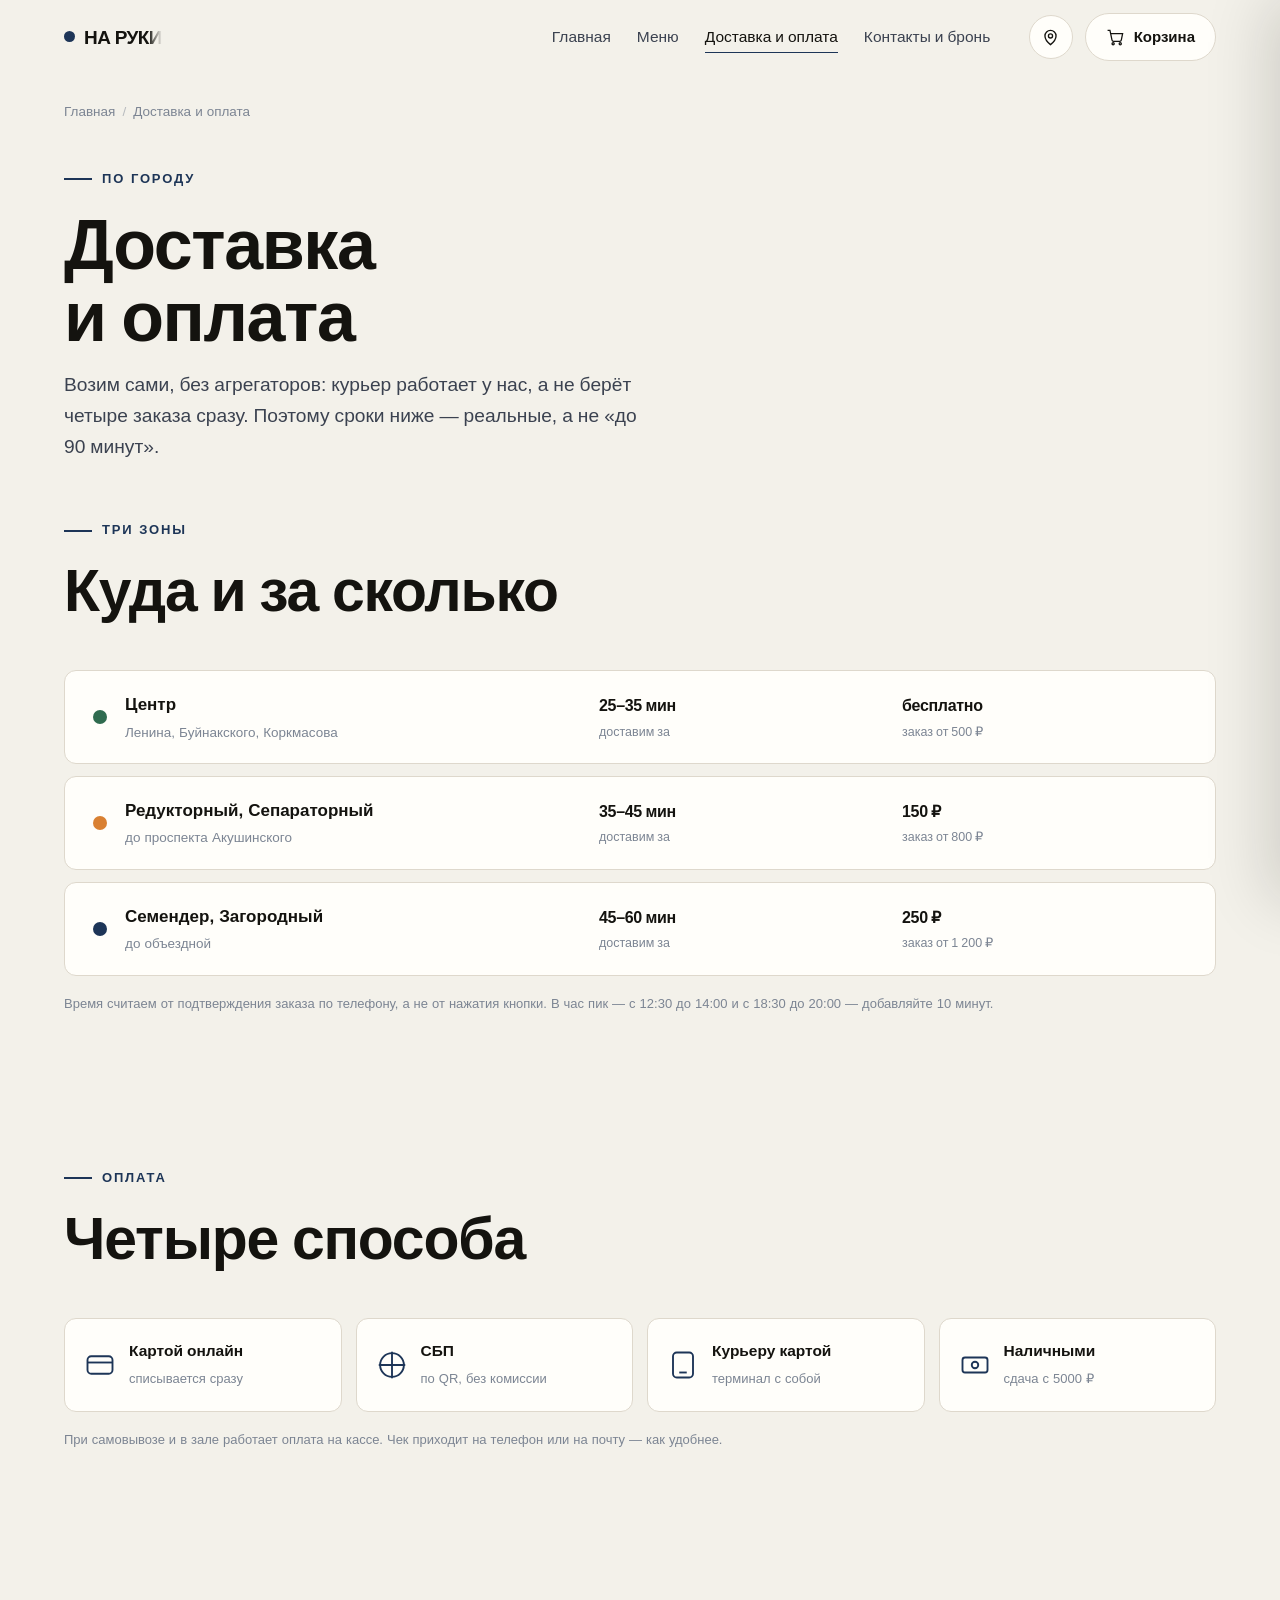
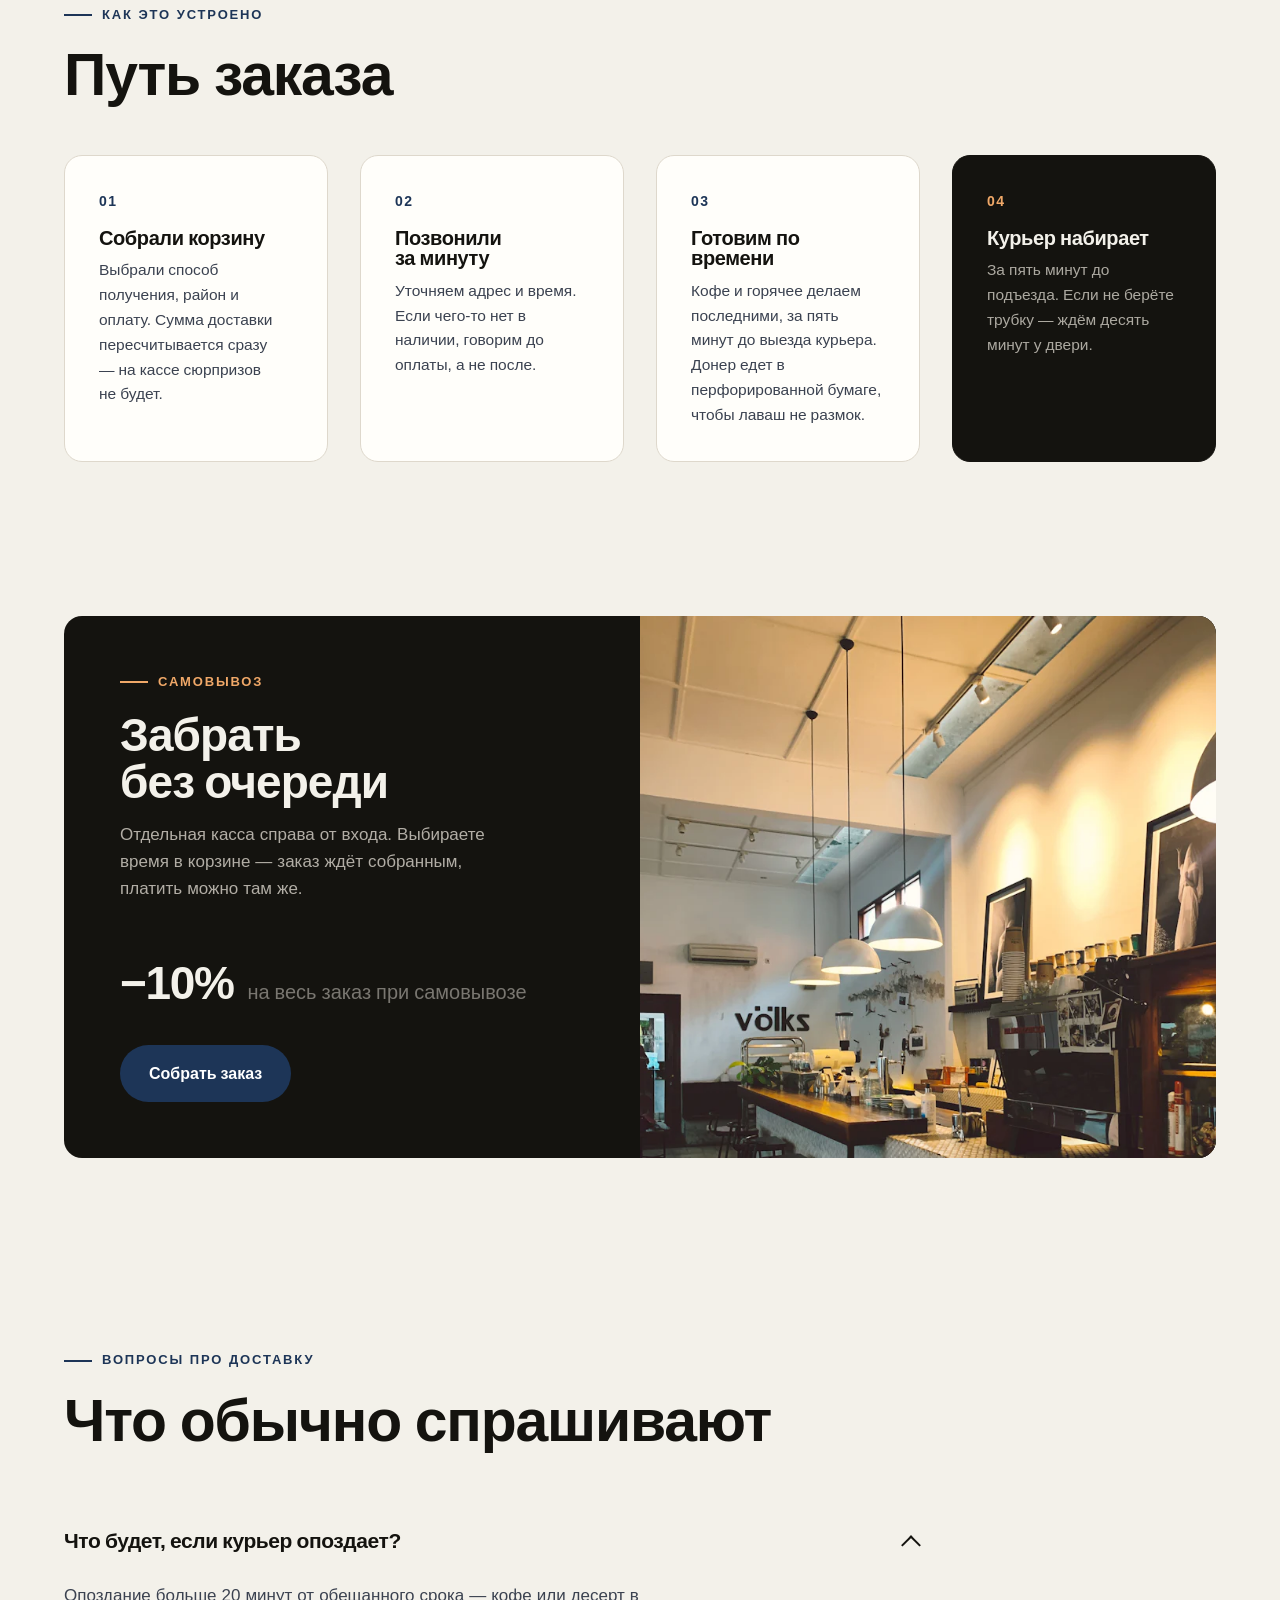
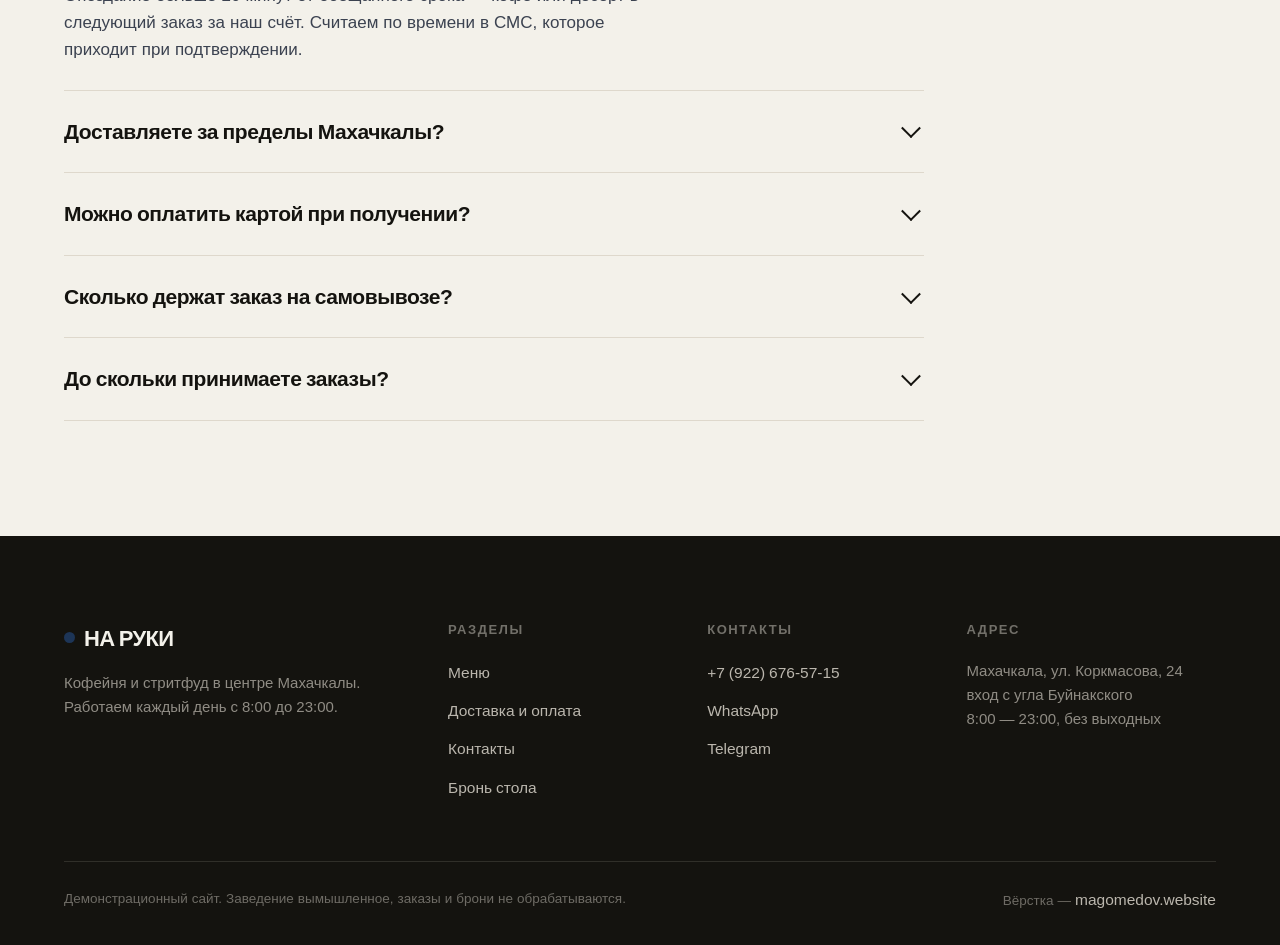
<file: delivery.html>
<!DOCTYPE html>
<html lang="ru">
<head>
<meta charset="utf-8">
<meta name="viewport" content="width=device-width, initial-scale=1">
<title>Доставка по Махачкале и способы оплаты | НА РУКИ</title>
<meta name="description" content="Три зоны доставки: центр 25–35 минут, Редукторный 35–45, Семендер 45–60. Бесплатно от 500 ₽. Оплата картой онлайн, СБП, курьеру или наличными. Самовывоз без очереди.">
<link rel="canonical" href="https://magomedov.website/naruki/delivery.html">
<meta name="theme-color" content="#14130f">

<meta property="og:type" content="website">
<meta property="og:site_name" content="НА РУКИ">
<meta property="og:locale" content="ru_RU">
<meta property="og:title" content="Доставка по Махачкале и способы оплаты | НА РУКИ">
<meta property="og:description" content="Центр — 25–35 минут, бесплатно от 500 ₽. Карта, СБП, наличные. Самовывоз без очереди.">
<meta property="og:url" content="https://magomedov.website/naruki/delivery.html">
<meta property="og:image" content="https://magomedov.website/naruki/og.jpg">
<meta name="twitter:card" content="summary_large_image">

<link rel="icon" href="favicon.svg" type="image/svg+xml">
<link rel="preload" href="assets/fonts/onest-cyrillic.woff2" as="font" type="font/woff2" crossorigin>
<link rel="preload" href="assets/fonts/unbounded-cyrillic.woff2" as="font" type="font/woff2" crossorigin>
<link rel="stylesheet" href="css/style.css">
<noscript><style>.rise{opacity:1;transform:none}</style></noscript>

<script type="application/ld+json">
{
  "@context": "https://schema.org", "@type": "BreadcrumbList",
  "itemListElement": [
    { "@type": "ListItem", "position": 1, "name": "Главная", "item": "https://magomedov.website/naruki/" },
    { "@type": "ListItem", "position": 2, "name": "Доставка и оплата", "item": "https://magomedov.website/naruki/delivery.html" }
  ]
}
</script>
<script type="application/ld+json">
{
  "@context": "https://schema.org", "@type": "FAQPage",
  "mainEntity": [
    { "@type": "Question", "name": "Что будет, если курьер опоздает?",
      "acceptedAnswer": { "@type": "Answer", "text": "Опоздание больше 20 минут от обещанного срока — кофе или десерт в следующий заказ за наш счёт. Считаем по времени в СМС, которое приходит при подтверждении." } },
    { "@type": "Question", "name": "Доставляете ли вы за пределы Махачкалы?",
      "acceptedAnswer": { "@type": "Answer", "text": "Каспийск и Новый Хушет — по договорённости, звоните на +7 (922) 676-57-15. В зонах на сайте этих адресов нет, потому что срок там плавает от 60 до 90 минут." } },
    { "@type": "Question", "name": "Можно ли оплатить заказ картой при получении?",
      "acceptedAnswer": { "@type": "Answer", "text": "Да, у курьеров есть терминал. При выборе «Курьеру картой» деньги не списываются заранее." } },
    { "@type": "Question", "name": "Как долго держат заказ на самовывозе?",
      "acceptedAnswer": { "@type": "Answer", "text": "Час с указанного времени. Горячее собираем к вашему приходу, а не заранее, поэтому донер не остывает в пакете." } },
    { "@type": "Question", "name": "Есть ли ограничение по времени доставки?",
      "acceptedAnswer": { "@type": "Answer", "text": "Последний заказ на доставку принимаем в 22:15, самовывоз — до 22:45. Кофе и десерты доступны до закрытия." } }
  ]
}
</script>
</head>
<body>
<a class="skip" href="#main">К содержимому</a>

<header class="hdr">
  <div class="wrap hdr__in">
    <a class="logo" href="index.html"><i class="logo__dot"></i>НА РУКИ</a>
    <nav class="nav" aria-label="Основное меню">
      <a href="index.html">Главная</a>
      <a href="menu.html">Меню</a>
      <a href="delivery.html" aria-current="page">Доставка и оплата</a>
      <a href="contacts.html">Контакты и бронь</a>
    </nav>
    <div class="hdr__act">
      <a class="pin-btn" href="contacts.html?map=city#find" aria-label="Показать на карте: Коркмасова, 24" title="Показать на карте">
        <svg width="19" height="19" viewBox="0 0 24 24" fill="none" stroke="currentColor" stroke-width="1.7"><path d="M12 21s7-5.7 7-11a7 7 0 1 0-14 0c0 5.3 7 11 7 11Z"/><circle cx="12" cy="10" r="2.6"/></svg>
      </a>
      <button class="cart-btn is-empty" data-open-cart aria-label="Открыть корзину">
        <svg width="19" height="19" viewBox="0 0 24 24" fill="none" stroke="currentColor" stroke-width="1.6"><circle cx="9" cy="20" r="1.4"/><circle cx="18" cy="20" r="1.4"/><path d="M2 3h3l2.6 12.4a2 2 0 0 0 2 1.6h7.7a2 2 0 0 0 2-1.6L21 7H6"/></svg>
        <span>Корзина</span><span class="cart-btn__count">0</span>
      </button>
      <button class="burger" aria-expanded="false" aria-label="Меню навигации"><span></span></button>
    </div>
  </div>
</header>

<main id="main">
  <div class="wrap">
    <nav class="crumbs" aria-label="Хлебные крошки"><a href="index.html">Главная</a><span>/</span>Доставка и оплата</nav>
  </div>

  <section class="page-head">
    <div class="wrap">
      <span class="eyebrow">По городу</span>
      <h1>Доставка <br>и оплата</h1>
      <p class="lead">Возим сами, без агрегаторов: курьер работает у нас, а не берёт четыре заказа сразу. Поэтому сроки ниже — реальные, а не «до 90 минут».</p>
    </div>
  </section>

  <section class="section--tight" style="padding-top:0">
    <div class="wrap">
      <div class="sec-head"><div>
        <span class="eyebrow">Три зоны</span>
        <h2 class="h-sec">Куда и за сколько</h2>
      </div></div>
      <div class="zones" id="zones"></div>
      <p class="note" style="margin-top:18px">Время считаем от подтверждения заказа по телефону, а не от нажатия кнопки. В час пик — с 12:30 до 14:00 и с 18:30 до 20:00 — добавляйте 10 минут.</p>
    </div>
  </section>

  <section class="section--tight">
    <div class="wrap">
      <div class="sec-head"><div>
        <span class="eyebrow">Оплата</span>
        <h2 class="h-sec">Четыре способа</h2>
      </div></div>
      <div class="pays">
        <div class="pay rise">
          <svg width="30" height="30" viewBox="0 0 24 24" fill="none" stroke="var(--accent)" stroke-width="1.5"><rect x="2" y="5" width="20" height="14" rx="3"/><path d="M2 10h20"/></svg>
          <div><b>Картой онлайн</b><span>списывается сразу</span></div>
        </div>
        <div class="pay rise">
          <svg width="30" height="30" viewBox="0 0 24 24" fill="none" stroke="var(--accent)" stroke-width="1.5"><path d="M12 2v20M2 12h20" stroke-linecap="round"/><circle cx="12" cy="12" r="9.5"/></svg>
          <div><b>СБП</b><span>по QR, без комиссии</span></div>
        </div>
        <div class="pay rise">
          <svg width="30" height="30" viewBox="0 0 24 24" fill="none" stroke="var(--accent)" stroke-width="1.5"><rect x="4" y="2" width="16" height="20" rx="3"/><path d="M9 18h6"/></svg>
          <div><b>Курьеру картой</b><span>терминал с собой</span></div>
        </div>
        <div class="pay rise">
          <svg width="30" height="30" viewBox="0 0 24 24" fill="none" stroke="var(--accent)" stroke-width="1.5"><rect x="2" y="6" width="20" height="12" rx="2"/><circle cx="12" cy="12" r="2.6"/></svg>
          <div><b>Наличными</b><span>сдача с 5000 ₽</span></div>
        </div>
      </div>
      <p class="note" style="margin-top:18px">При самовывозе и в зале работает оплата на кассе. Чек приходит на телефон или на почту — как удобнее.</p>
    </div>
  </section>

  <section class="section--tight">
    <div class="wrap">
      <div class="sec-head"><div>
        <span class="eyebrow">Как это устроено</span>
        <h2 class="h-sec">Путь заказа</h2>
      </div></div>
      <div class="cards">
        <div class="card rise">
          <div class="card__num">01</div>
          <h3>Собрали корзину</h3>
          <p>Выбрали способ получения, район и оплату. Сумма доставки пересчитывается сразу — на кассе сюрпризов не будет.</p>
        </div>
        <div class="card rise">
          <div class="card__num">02</div>
          <h3>Позвонили за минуту</h3>
          <p>Уточняем адрес и время. Если чего-то нет в наличии, говорим до оплаты, а не после.</p>
        </div>
        <div class="card rise">
          <div class="card__num">03</div>
          <h3>Готовим по времени</h3>
          <p>Кофе и горячее делаем последними, за пять минут до выезда курьера. Донер едет в перфорированной бумаге, чтобы лаваш не размок.</p>
        </div>
        <div class="card card--ink rise">
          <div class="card__num" style="color:var(--accent-soft)">04</div>
          <h3>Курьер набирает</h3>
          <p>За пять минут до подъезда. Если не берёте трубку — ждём десять минут у двери.</p>
        </div>
      </div>
    </div>
  </section>

  <section class="section--tight">
    <div class="wrap">
      <div class="combo rise">
        <div class="combo__body">
          <span class="eyebrow" style="color:var(--accent-soft)">Самовывоз</span>
          <h2>Забрать <br>без очереди</h2>
          <p>Отдельная касса справа от входа. Выбираете время в корзине — заказ ждёт собранным, платить можно там же.</p>
          <div class="combo__price"><span class="combo__now">−10%</span><span class="combo__old" style="text-decoration:none">на весь заказ при самовывозе</span></div>
          <div><a class="btn btn--accent" href="menu.html?how=pickup">Собрать заказ</a></div>
        </div>
        <div class="ph ph--dark"><img src="assets/img/counter.webp" alt="Барная стойка и касса самовывоза" width="820" height="690" loading="lazy" decoding="async"></div>
      </div>
    </div>
  </section>

  <section class="section">
    <div class="wrap">
      <div class="sec-head"><div>
        <span class="eyebrow">Вопросы про доставку</span>
        <h2 class="h-sec">Что обычно спрашивают</h2>
      </div></div>
      <div class="faq">
        <details open><summary>Что будет, если курьер опоздает?</summary>
          <div class="faq__a">Опоздание больше 20 минут от обещанного срока — кофе или десерт в следующий заказ за наш счёт. Считаем по времени в СМС, которое приходит при подтверждении.</div></details>
        <details><summary>Доставляете за пределы Махачкалы?</summary>
          <div class="faq__a">Каспийск и Новый Хушет — по договорённости, звоните на <a href="tel:+79226765715" style="text-decoration:underline">+7 (922) 676-57-15</a>. В зонах на сайте этих адресов нет, потому что срок там плавает от 60 до 90 минут, а обещать такое некрасиво.</div></details>
        <details><summary>Можно оплатить картой при получении?</summary>
          <div class="faq__a">Да, у курьеров есть терминал. При выборе «Курьеру картой» деньги не списываются заранее.</div></details>
        <details><summary>Сколько держат заказ на самовывозе?</summary>
          <div class="faq__a">Час с указанного времени. Горячее собираем к вашему приходу, а не заранее, поэтому донер не остывает в пакете.</div></details>
        <details><summary>До скольки принимаете заказы?</summary>
          <div class="faq__a">Последний заказ на доставку — в 22:15, самовывоз — до 22:45. Кофе и десерты в зале доступны до закрытия в 23:00.</div></details>
      </div>
    </div>
  </section>
</main>

<footer class="ftr">
  <div class="wrap">
    <div class="ftr__grid">
      <div>
        <div class="logo"><i class="logo__dot"></i>НА РУКИ</div>
        <p>Кофейня и стритфуд в центре Махачкалы. Работаем каждый день с 8:00 до 23:00.</p>
      </div>
      <div>
        <h4>Разделы</h4>
        <ul>
          <li><a href="menu.html">Меню</a></li>
          <li><a href="delivery.html">Доставка и оплата</a></li>
          <li><a href="contacts.html">Контакты</a></li>
          <li><a href="contacts.html#book-block">Бронь стола</a></li>
        </ul>
      </div>
      <div>
        <h4>Контакты</h4>
        <ul>
          <li><a href="tel:+79226765715">+7 (922) 676-57-15</a></li>
          <li><a href="https://wa.me/79226765715?text=%D0%A1%20%D1%81%D0%B0%D0%B9%D1%82%D0%B0%20%D0%9D%D0%90%20%D0%A0%D0%A3%D0%9A%D0%98.%20%D0%97%D0%B4%D1%80%D0%B0%D0%B2%D1%81%D1%82%D0%B2%D1%83%D0%B9%D1%82%D0%B5!%20%D0%98%D0%BD%D1%82%D0%B5%D1%80%D0%B5%D1%81%D1%83%D0%B5%D1%82%20%D1%82%D0%B0%D0%BA%D0%BE%D0%B9%20%D0%B6%D0%B5%20%D0%B4%D0%BB%D1%8F%20%D0%BC%D0%BE%D0%B5%D0%B3%D0%BE%20%D0%B7%D0%B0%D0%B2%D0%B5%D0%B4%D0%B5%D0%BD%D0%B8%D1%8F." rel="nofollow noopener" target="_blank">WhatsApp</a></li>
          <li><a href="https://t.me/magadev_leads_bot?start=naruki" rel="nofollow noopener" target="_blank">Telegram</a></li>
        </ul>
      </div>
      <div>
        <h4>Адрес</h4>
        <p>Махачкала, ул. Коркмасова, 24<br>вход с угла Буйнакского<br>8:00 — 23:00, без выходных</p>
      </div>
    </div>
    <div class="ftr__bottom">
      <span>Демонстрационный сайт. Заведение вымышленное, заказы и брони не обрабатываются.</span>
      <span>Вёрстка — <a href="https://magomedov.website" rel="noopener">magomedov.website</a></span>
    </div>
  </div>
</footer>

<div class="bottombar">
  <div class="bottombar__sum">0 ₽<small>0 позиций</small></div>
  <button class="btn btn--accent" data-open-cart>Корзина</button>
</div>

<div class="overlay" id="overlay"></div>
<aside class="drawer" id="drawer" aria-hidden="true" aria-label="Корзина">
  <div class="drawer__head">
    <h2>Ваш заказ</h2>
    <button class="drawer__close" aria-label="Закрыть корзину">✕</button>
  </div>
  <div class="steps-head" hidden><i></i><i></i><i></i></div>
  <div class="drawer__body"></div>
  <div class="drawer__foot"></div>
</aside>

<script src="js/analytics.js" defer></script>
<script src="js/menu-data.js"></script>
<script src="js/main.js" defer></script>
<script src="js/tryon.js" defer></script>
</body>
</html>
</file>
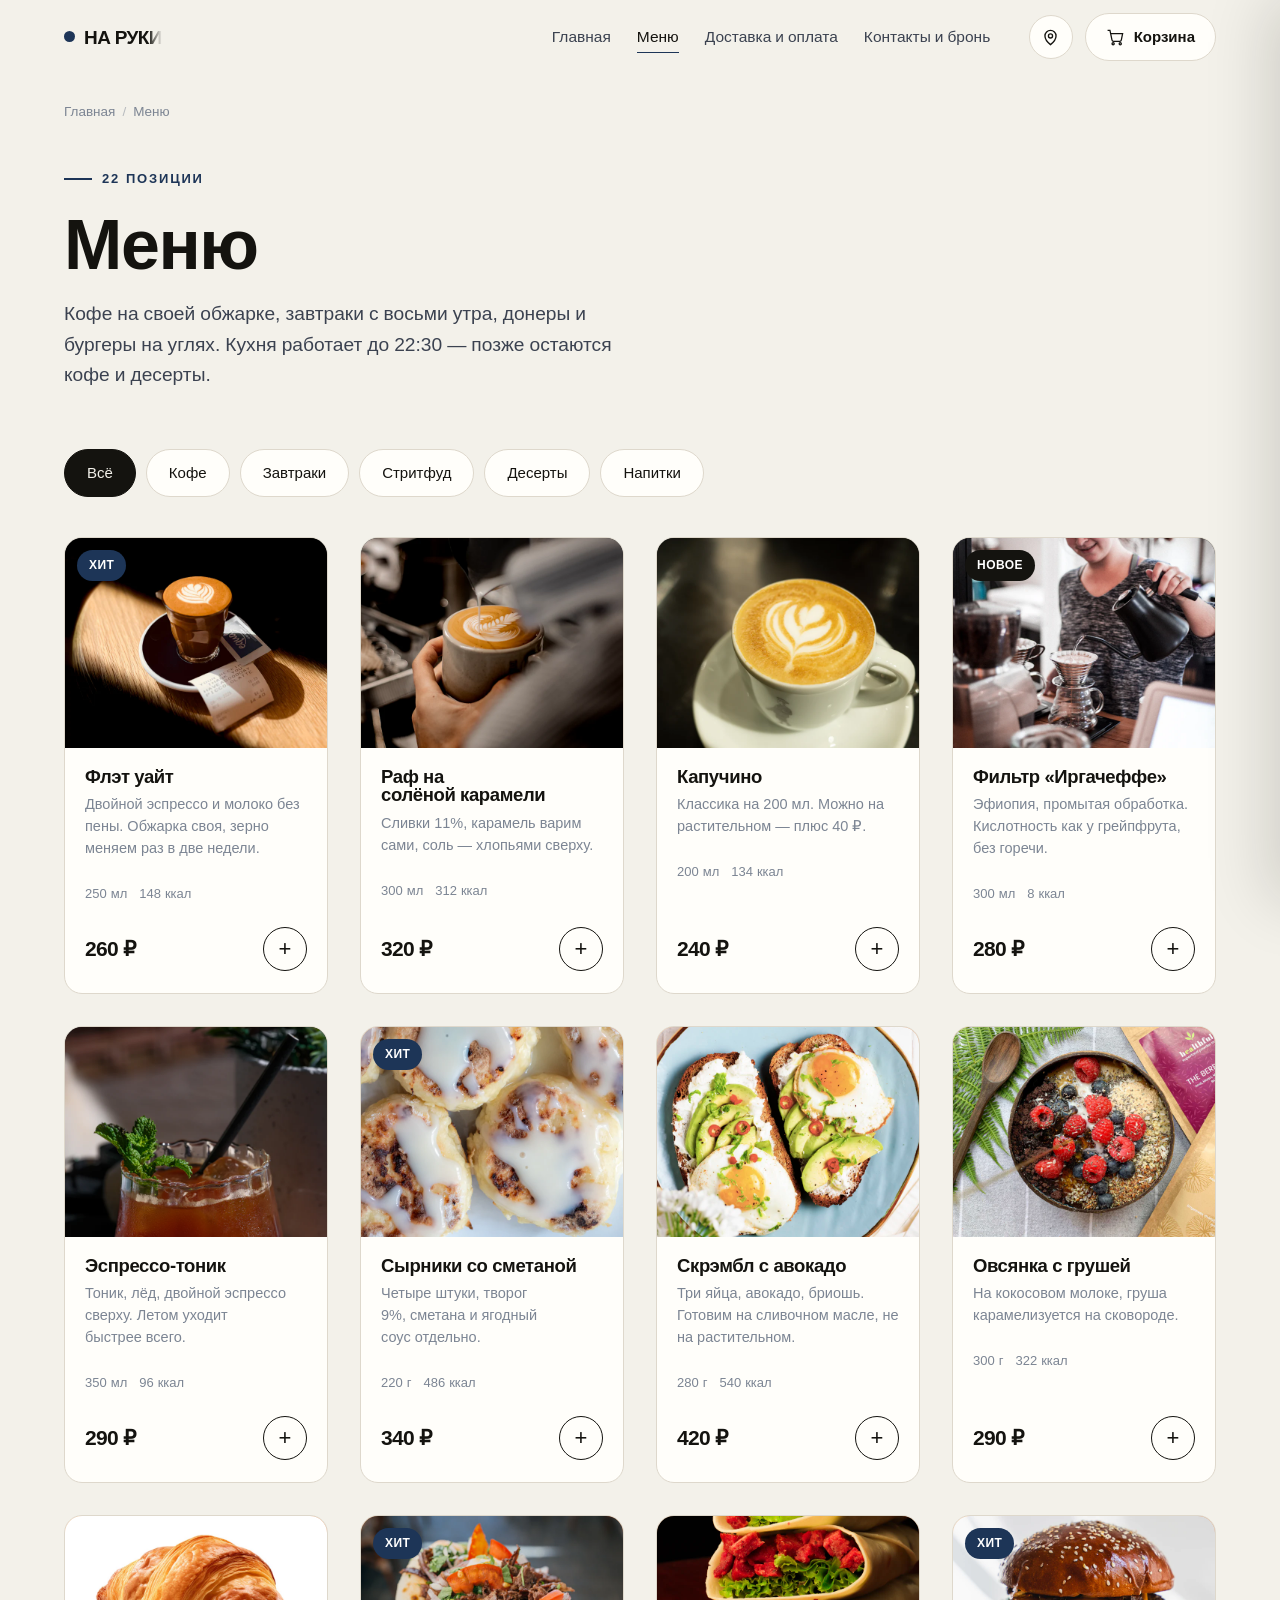
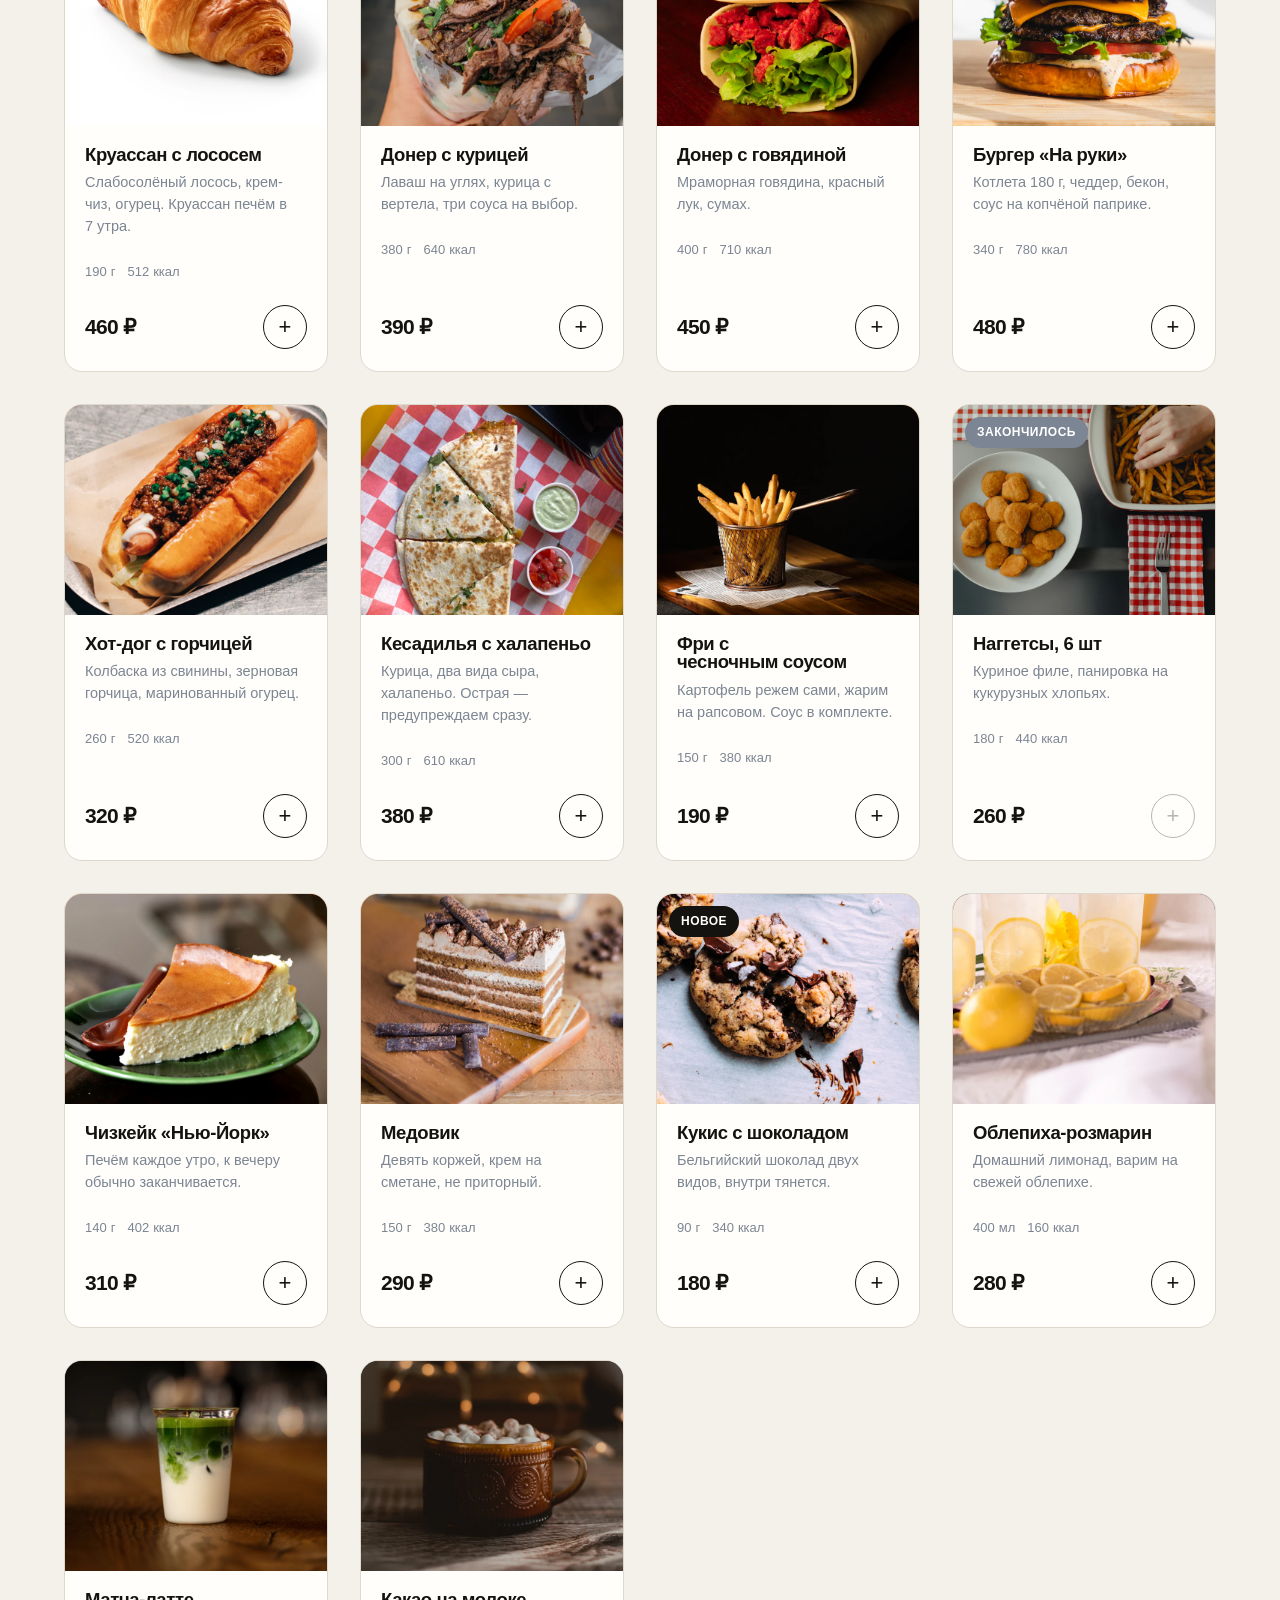
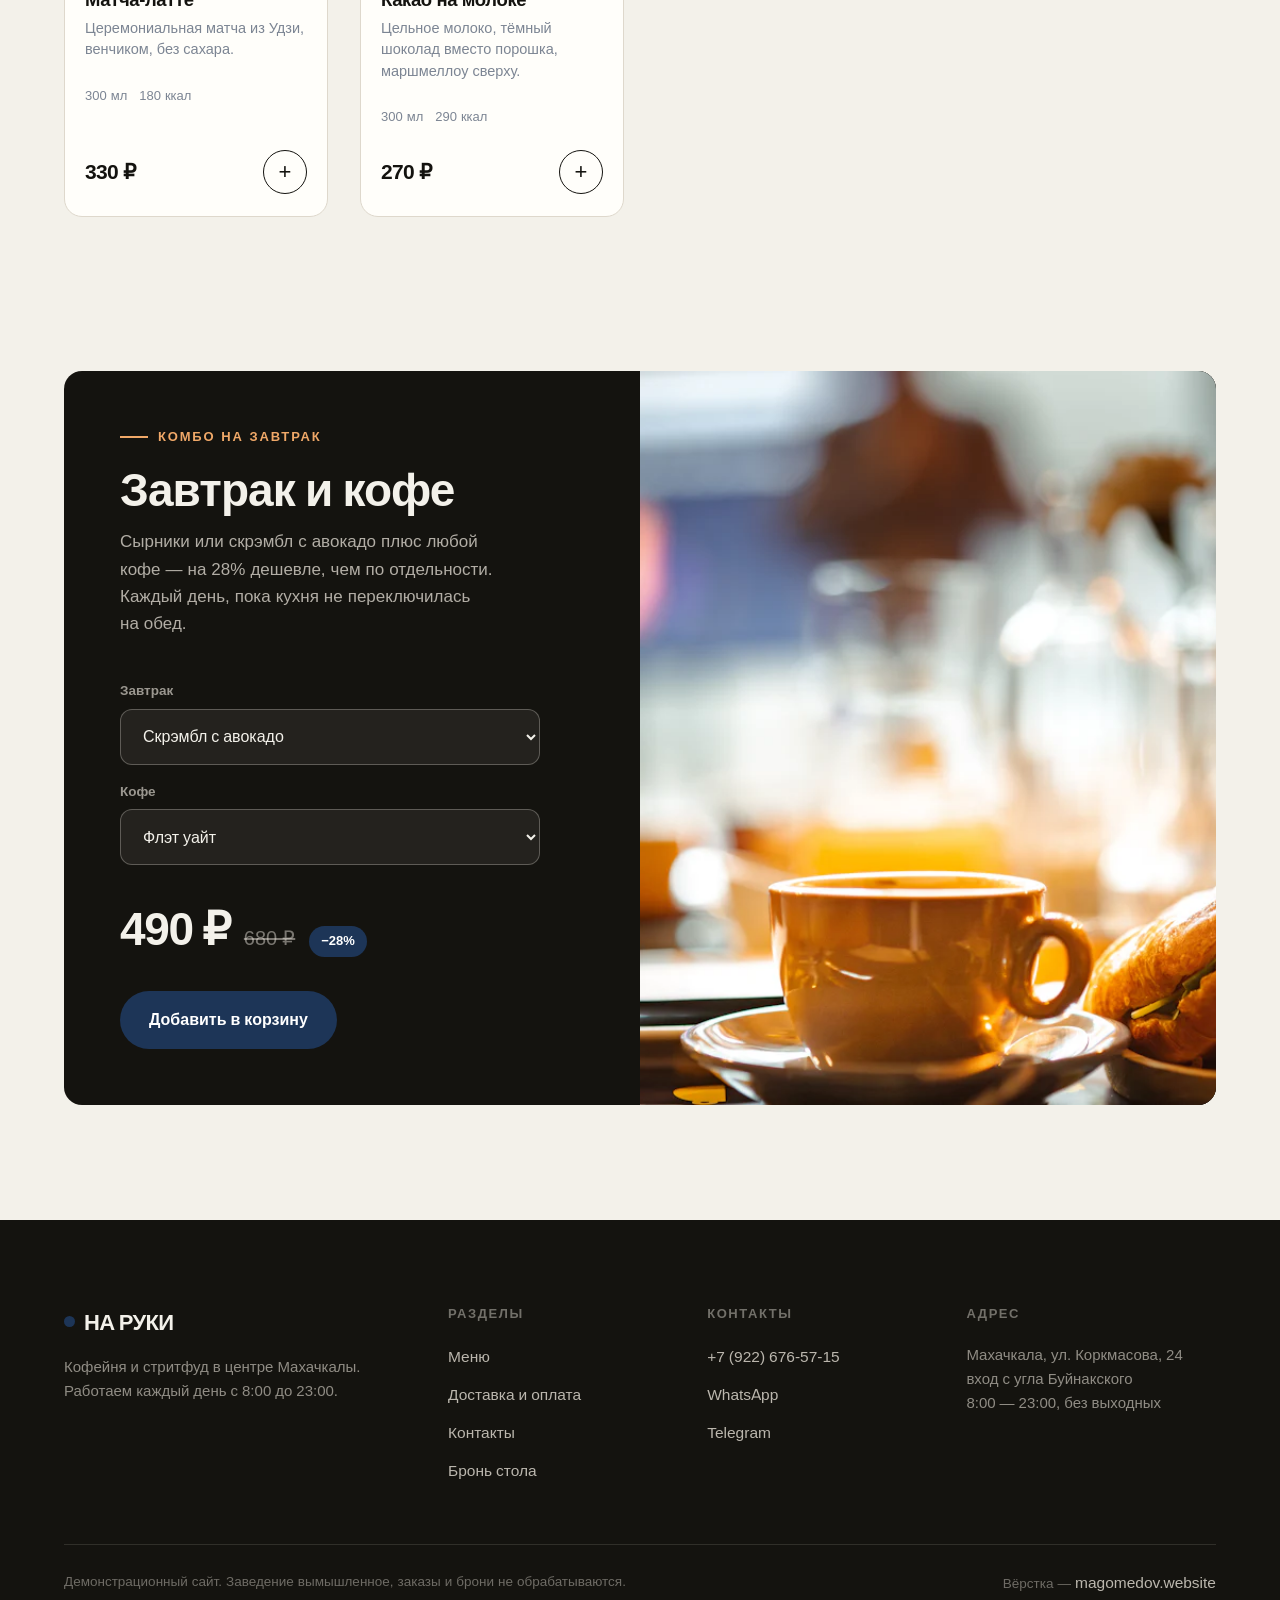
<file: menu.html>
<!DOCTYPE html>
<html lang="ru">
<head>
<meta charset="utf-8">
<meta name="viewport" content="width=device-width, initial-scale=1">
<title>Меню — кофе, завтраки и стритфуд | НА РУКИ, Махачкала</title>
<meta name="description" content="22 позиции: кофе на своей обжарке, завтраки с 8 утра, донеры и бургеры на углях, десерты. Цены от 180 ₽. Заказ на доставку и самовывоз.">
<link rel="canonical" href="https://magomedov.website/naruki/menu.html">
<meta name="theme-color" content="#14130f">

<meta property="og:type" content="website">
<meta property="og:site_name" content="НА РУКИ">
<meta property="og:locale" content="ru_RU">
<meta property="og:title" content="Меню — кофе, завтраки и стритфуд | НА РУКИ">
<meta property="og:description" content="22 позиции: кофе на своей обжарке, завтраки с 8 утра, донеры и бургеры на углях. Цены от 180 ₽.">
<meta property="og:url" content="https://magomedov.website/naruki/menu.html">
<meta property="og:image" content="https://magomedov.website/naruki/og.jpg">
<meta name="twitter:card" content="summary_large_image">

<link rel="icon" href="favicon.svg" type="image/svg+xml">
<link rel="preload" href="assets/fonts/onest-cyrillic.woff2" as="font" type="font/woff2" crossorigin>
<link rel="preload" href="assets/fonts/unbounded-cyrillic.woff2" as="font" type="font/woff2" crossorigin>
<link rel="stylesheet" href="css/style.css">
<noscript><style>.rise{opacity:1;transform:none}</style></noscript>

<script type="application/ld+json">
{
  "@context": "https://schema.org",
  "@type": "Menu",
  "name": "Меню НА РУКИ",
  "inLanguage": "ru-RU",
  "url": "https://magomedov.website/naruki/menu.html",
  "provider": { "@id": "https://magomedov.website/naruki/#business" },
  "hasMenuSection": [
    { "@type": "MenuSection", "name": "Кофе", "hasMenuItem": [
      { "@type": "MenuItem", "name": "Флэт уайт", "description": "Двойной эспрессо и молоко без пены", "offers": { "@type": "Offer", "price": "260", "priceCurrency": "RUB" } },
      { "@type": "MenuItem", "name": "Раф на солёной карамели", "offers": { "@type": "Offer", "price": "320", "priceCurrency": "RUB" } },
      { "@type": "MenuItem", "name": "Капучино", "offers": { "@type": "Offer", "price": "240", "priceCurrency": "RUB" } },
      { "@type": "MenuItem", "name": "Фильтр «Иргачеффе»", "offers": { "@type": "Offer", "price": "280", "priceCurrency": "RUB" } },
      { "@type": "MenuItem", "name": "Эспрессо-тоник", "offers": { "@type": "Offer", "price": "290", "priceCurrency": "RUB" } }
    ]},
    { "@type": "MenuSection", "name": "Завтраки", "hasMenuItem": [
      { "@type": "MenuItem", "name": "Сырники со сметаной", "offers": { "@type": "Offer", "price": "340", "priceCurrency": "RUB" } },
      { "@type": "MenuItem", "name": "Скрэмбл с авокадо", "offers": { "@type": "Offer", "price": "420", "priceCurrency": "RUB" } },
      { "@type": "MenuItem", "name": "Овсянка с грушей", "offers": { "@type": "Offer", "price": "290", "priceCurrency": "RUB" } },
      { "@type": "MenuItem", "name": "Круассан с лососем", "offers": { "@type": "Offer", "price": "460", "priceCurrency": "RUB" } }
    ]},
    { "@type": "MenuSection", "name": "Стритфуд", "hasMenuItem": [
      { "@type": "MenuItem", "name": "Донер с курицей", "offers": { "@type": "Offer", "price": "390", "priceCurrency": "RUB" } },
      { "@type": "MenuItem", "name": "Донер с говядиной", "offers": { "@type": "Offer", "price": "450", "priceCurrency": "RUB" } },
      { "@type": "MenuItem", "name": "Бургер «На руки»", "offers": { "@type": "Offer", "price": "480", "priceCurrency": "RUB" } },
      { "@type": "MenuItem", "name": "Хот-дог с горчицей", "offers": { "@type": "Offer", "price": "320", "priceCurrency": "RUB" } },
      { "@type": "MenuItem", "name": "Кесадилья с халапеньо", "offers": { "@type": "Offer", "price": "380", "priceCurrency": "RUB" } },
      { "@type": "MenuItem", "name": "Фри с чесночным соусом", "offers": { "@type": "Offer", "price": "190", "priceCurrency": "RUB" } },
      { "@type": "MenuItem", "name": "Наггетсы, 6 шт", "offers": { "@type": "Offer", "price": "260", "priceCurrency": "RUB", "availability": "https://schema.org/SoldOut" } }
    ]},
    { "@type": "MenuSection", "name": "Десерты", "hasMenuItem": [
      { "@type": "MenuItem", "name": "Чизкейк «Нью-Йорк»", "offers": { "@type": "Offer", "price": "310", "priceCurrency": "RUB" } },
      { "@type": "MenuItem", "name": "Медовик", "offers": { "@type": "Offer", "price": "290", "priceCurrency": "RUB" } },
      { "@type": "MenuItem", "name": "Кукис с шоколадом", "offers": { "@type": "Offer", "price": "180", "priceCurrency": "RUB" } }
    ]},
    { "@type": "MenuSection", "name": "Напитки", "hasMenuItem": [
      { "@type": "MenuItem", "name": "Облепиха-розмарин", "offers": { "@type": "Offer", "price": "280", "priceCurrency": "RUB" } },
      { "@type": "MenuItem", "name": "Матча-латте", "offers": { "@type": "Offer", "price": "330", "priceCurrency": "RUB" } },
      { "@type": "MenuItem", "name": "Какао на молоке", "offers": { "@type": "Offer", "price": "270", "priceCurrency": "RUB" } }
    ]}
  ]
}
</script>
<script type="application/ld+json">
{
  "@context": "https://schema.org", "@type": "BreadcrumbList",
  "itemListElement": [
    { "@type": "ListItem", "position": 1, "name": "Главная", "item": "https://magomedov.website/naruki/" },
    { "@type": "ListItem", "position": 2, "name": "Меню", "item": "https://magomedov.website/naruki/menu.html" }
  ]
}
</script>
</head>
<body>
<a class="skip" href="#main">К содержимому</a>

<header class="hdr">
  <div class="wrap hdr__in">
    <a class="logo" href="index.html"><i class="logo__dot"></i>НА РУКИ</a>
    <nav class="nav" aria-label="Основное меню">
      <a href="index.html">Главная</a>
      <a href="menu.html" aria-current="page">Меню</a>
      <a href="delivery.html">Доставка и оплата</a>
      <a href="contacts.html">Контакты и бронь</a>
    </nav>
    <div class="hdr__act">
      <a class="pin-btn" href="contacts.html?map=city#find" aria-label="Показать на карте: Коркмасова, 24" title="Показать на карте">
        <svg width="19" height="19" viewBox="0 0 24 24" fill="none" stroke="currentColor" stroke-width="1.7"><path d="M12 21s7-5.7 7-11a7 7 0 1 0-14 0c0 5.3 7 11 7 11Z"/><circle cx="12" cy="10" r="2.6"/></svg>
      </a>
      <button class="cart-btn is-empty" data-open-cart aria-label="Открыть корзину">
        <svg width="19" height="19" viewBox="0 0 24 24" fill="none" stroke="currentColor" stroke-width="1.6"><circle cx="9" cy="20" r="1.4"/><circle cx="18" cy="20" r="1.4"/><path d="M2 3h3l2.6 12.4a2 2 0 0 0 2 1.6h7.7a2 2 0 0 0 2-1.6L21 7H6"/></svg>
        <span>Корзина</span><span class="cart-btn__count">0</span>
      </button>
      <button class="burger" aria-expanded="false" aria-label="Меню навигации"><span></span></button>
    </div>
  </div>
</header>

<main id="main">
  <div class="wrap">
    <nav class="crumbs" aria-label="Хлебные крошки"><a href="index.html">Главная</a><span>/</span>Меню</nav>
  </div>

  <section class="page-head">
    <div class="wrap">
      <span class="eyebrow">22 позиции</span>
      <h1>Меню</h1>
      <p class="lead">Кофе на своей обжарке, завтраки с восьми утра, донеры и бургеры на углях. Кухня работает до 22:30 — позже остаются кофе и десерты.</p>
    </div>
  </section>

  <section class="section--tight" style="padding-top:0">
    <div class="wrap">
      <h2 class="sr">Позиции меню</h2>
      <div class="filter" id="filter" role="group" aria-label="Категории меню"></div>
      <div class="grid-dish" id="menu-list"></div>
    </div>
  </section>

  <section class="section--tight" style="padding-bottom:clamp(64px,9vw,120px)">
    <div class="wrap">
      <div class="combo rise">
        <div class="combo__body">
          <span class="eyebrow" style="color:var(--accent-soft)">Комбо на завтрак</span>
          <h2>Завтрак и кофе</h2>
          <p>Сырники или скрэмбл с авокадо плюс любой кофе — на 28% дешевле, чем по отдельности. Каждый день, пока кухня не переключилась на обед.</p>
          <div class="combo__pick" id="combo">
            <div class="field"><label for="combo-food">Завтрак</label><select id="combo-food"></select></div>
            <div class="field"><label for="combo-drink">Кофе</label><select id="combo-drink"></select></div>
          </div>
          <div class="combo__price">
            <span class="combo__now" id="combo-now">490 ₽</span>
            <span class="combo__old" id="combo-old">680 ₽</span>
            <span class="combo__save">−28%</span>
          </div>
          <div><button class="btn btn--accent" type="button" id="combo-add" data-add="combo:scramble+flat">Добавить в корзину</button></div>
          <p class="note" id="combo-when" hidden></p>
        </div>
        <div class="ph ph--dark"><img src="assets/img/combo.webp" alt="Кофе и выпечка на столе" width="820" height="690" loading="lazy" decoding="async"></div>
      </div>
    </div>
  </section>
</main>

<footer class="ftr">
  <div class="wrap">
    <div class="ftr__grid">
      <div>
        <div class="logo"><i class="logo__dot"></i>НА РУКИ</div>
        <p>Кофейня и стритфуд в центре Махачкалы. Работаем каждый день с 8:00 до 23:00.</p>
      </div>
      <div>
        <h4>Разделы</h4>
        <ul>
          <li><a href="menu.html">Меню</a></li>
          <li><a href="delivery.html">Доставка и оплата</a></li>
          <li><a href="contacts.html">Контакты</a></li>
          <li><a href="contacts.html#book-block">Бронь стола</a></li>
        </ul>
      </div>
      <div>
        <h4>Контакты</h4>
        <ul>
          <li><a href="tel:+79226765715">+7 (922) 676-57-15</a></li>
          <li><a href="https://wa.me/79226765715?text=%D0%A1%20%D1%81%D0%B0%D0%B9%D1%82%D0%B0%20%D0%9D%D0%90%20%D0%A0%D0%A3%D0%9A%D0%98.%20%D0%97%D0%B4%D1%80%D0%B0%D0%B2%D1%81%D1%82%D0%B2%D1%83%D0%B9%D1%82%D0%B5!%20%D0%98%D0%BD%D1%82%D0%B5%D1%80%D0%B5%D1%81%D1%83%D0%B5%D1%82%20%D1%82%D0%B0%D0%BA%D0%BE%D0%B9%20%D0%B6%D0%B5%20%D0%B4%D0%BB%D1%8F%20%D0%BC%D0%BE%D0%B5%D0%B3%D0%BE%20%D0%B7%D0%B0%D0%B2%D0%B5%D0%B4%D0%B5%D0%BD%D0%B8%D1%8F." rel="nofollow noopener" target="_blank">WhatsApp</a></li>
          <li><a href="https://t.me/magadev_leads_bot?start=naruki" rel="nofollow noopener" target="_blank">Telegram</a></li>
        </ul>
      </div>
      <div>
        <h4>Адрес</h4>
        <p>Махачкала, ул. Коркмасова, 24<br>вход с угла Буйнакского<br>8:00 — 23:00, без выходных</p>
      </div>
    </div>
    <div class="ftr__bottom">
      <span>Демонстрационный сайт. Заведение вымышленное, заказы и брони не обрабатываются.</span>
      <span>Вёрстка — <a href="https://magomedov.website" rel="noopener">magomedov.website</a></span>
    </div>
  </div>
</footer>

<div class="bottombar">
  <div class="bottombar__sum">0 ₽<small>0 позиций</small></div>
  <button class="btn btn--accent" data-open-cart>Корзина</button>
</div>

<div class="overlay" id="overlay"></div>
<aside class="drawer" id="drawer" aria-hidden="true" aria-label="Корзина">
  <div class="drawer__head">
    <h2>Ваш заказ</h2>
    <button class="drawer__close" aria-label="Закрыть корзину">✕</button>
  </div>
  <div class="steps-head" hidden><i></i><i></i><i></i></div>
  <div class="drawer__body"></div>
  <div class="drawer__foot"></div>
</aside>

<script src="js/analytics.js" defer></script>
<script src="js/menu-data.js"></script>
<script src="js/main.js" defer></script>
<script src="js/tryon.js" defer></script>
</body>
</html>
</file>
<file: css/style.css>
/* Шрифты лежат рядом, не на серверах Google: два лишних соединения на первой загрузке
   стоили дороже самих файлов. Файлы — вариативные, один на все начертания семейства.
   Обновить: скачать заново по css2?family=Unbounded:wght@600;700;800&family=Onest:wght@400;500;600;700 */
@font-face { font-family: Onest; font-style: normal; font-weight: 100 900; font-display: swap;
  src: url(../assets/fonts/onest-cyrillic.woff2) format('woff2');
  unicode-range: U+0301, U+0400-045F, U+0490-0491, U+04B0-04B1, U+2116; }
@font-face { font-family: Onest; font-style: normal; font-weight: 100 900; font-display: swap;
  src: url(../assets/fonts/onest-latin.woff2) format('woff2');
  unicode-range: U+0000-00FF, U+0131, U+0152-0153, U+02BB-02BC, U+02C6, U+02DA, U+02DC, U+0304, U+0308, U+0329, U+2000-206F, U+20AC, U+2122, U+2191, U+2193, U+2212, U+2215, U+FEFF, U+FFFD; }
@font-face { font-family: Onest; font-style: normal; font-weight: 100 900; font-display: swap;
  src: url(../assets/fonts/onest-latin-ext.woff2) format('woff2');
  unicode-range: U+0100-02BA, U+02BD-02C5, U+02C7-02CC, U+02CE-02D7, U+02DD-02FF, U+1D00-1DBF, U+1E00-1E9F, U+1EF2-1EFF, U+2020, U+20A0-20AB, U+20AD-20C0, U+2113, U+2C60-2C7F, U+A720-A7FF; }
@font-face { font-family: Unbounded; font-style: normal; font-weight: 100 900; font-display: swap;
  src: url(../assets/fonts/unbounded-cyrillic.woff2) format('woff2');
  unicode-range: U+0301, U+0400-045F, U+0490-0491, U+04B0-04B1, U+2116; }
@font-face { font-family: Unbounded; font-style: normal; font-weight: 100 900; font-display: swap;
  src: url(../assets/fonts/unbounded-latin.woff2) format('woff2');
  unicode-range: U+0000-00FF, U+0131, U+0152-0153, U+02BB-02BC, U+02C6, U+02DA, U+02DC, U+0304, U+0308, U+0329, U+2000-206F, U+20AC, U+2122, U+2191, U+2193, U+2212, U+2215, U+FEFF, U+FFFD; }
@font-face { font-family: Unbounded; font-style: normal; font-weight: 100 900; font-display: swap;
  src: url(../assets/fonts/unbounded-latin-ext.woff2) format('woff2');
  unicode-range: U+0100-02BA, U+02BD-02C5, U+02C7-02CC, U+02CE-02D7, U+02DD-02FF, U+1D00-1DBF, U+1E00-1E9F, U+1EF2-1EFF, U+2020, U+20A0-20AB, U+20AD-20C0, U+2113, U+2C60-2C7F, U+A720-A7FF; }

/* НА РУКИ — кофе и стритфуд. Демо-сайт */

:root {
  --ink: #14130f;
  --ink-2: #3b4250;
  --ink-3: #7c8593;
  --cream: #f3f1ea;
  --card: #fffefa;
  --line: #ded8cc;
  --accent: #1d3557;
  --accent-2: #142842;
  --accent-soft: #f0a868;
  --green: #2f6b4f;
  --ph-1: #ebe5d8;
  --ph-2: #c3b7a4;
  --ph-w1: #f0a868;
  --ph-w2: #c9622c;

  /* Другие палитры, если понадобится вернуться:
     Кирпич:  accent #d9481f / soft #e8a06a / cream #f5f0e6 / ink #14110d / ph #e9dcc6 #c2a882 / ph-w #e8a06a #d9481f
     Зелёный: accent #2f6b4a / soft #a8c48b / cream #f0f1e9 / ink #14201a / ph #e4e6d6 #b6bfa0 / ph-w #d8cf9e #7d8c4a
     Карамель: accent #a8700f / soft #e5b143 / cream #f6f3e7 / ink #17160f / ph #ece2c8 #c9b489 / ph-w #e5b143 #a8700f */
  --shadow: 0 2px 4px rgba(20, 17, 13, .04), 0 12px 32px rgba(20, 17, 13, .07);

  --r: 18px;
  --r-s: 12px;
  --pad: clamp(20px, 5vw, 64px);
  --gap: clamp(16px, 2.5vw, 32px);

  --ease: cubic-bezier(.16, 1, .3, 1);
  --slow: .9s;
  --mid: .55s;
}

*, *::before, *::after { box-sizing: border-box; }
[hidden] { display: none !important; }   /* иначе display:flex у .dish перебивает атрибут */

html {
  scroll-behavior: smooth;
  overflow-x: clip;                /* страницу нельзя утянуть вбок: clip не создаёт контейнер прокрутки, sticky живёт */
  overscroll-behavior-x: none;     /* и не отскакивает резинкой при свайпе */
  touch-action: manipulation;      /* двойной тап не зумит — ни на главной, ни в корзине, ни в диалогах */
}

body {
  margin: 0;
  background: var(--cream);
  color: var(--ink);
  font: 400 17px/1.6 Onest, -apple-system, "Segoe UI", Roboto, sans-serif;
  -webkit-font-smoothing: antialiased;
}

h1, h2, h3 {
  font-family: Unbounded, Onest, "Segoe UI", sans-serif;
  font-weight: 700;
  line-height: 1.02;
  letter-spacing: -.02em;
  margin: 0;
  text-wrap: balance;
}

p { margin: 0 0 1em; text-wrap: pretty; }
p:last-child { margin-bottom: 0; }

a { color: inherit; text-decoration: none; }
img { max-width: 100%; display: block; }
button, input, select, textarea { font: inherit; color: inherit; }

.wrap { width: min(1240px, 100% - var(--pad) * 2); margin-inline: auto; }
.section { padding: clamp(64px, 9vw, 132px) 0; }
.section--tight { padding: clamp(44px, 6vw, 80px) 0; }

/* ——— типографика секций ——— */
.eyebrow {
  font-size: 13px; font-weight: 600; letter-spacing: .14em;
  text-transform: uppercase; color: var(--accent);
  display: flex; align-items: center; gap: 10px; margin-bottom: 18px;
}
.eyebrow::before { content: ""; width: 28px; height: 2px; background: currentColor; }

.h-sec { font-size: clamp(30px, 4.6vw, 60px); }
.lead { font-size: clamp(17px, 1.5vw, 20px); color: var(--ink-2); max-width: 58ch; }
.muted { color: var(--ink-3); }
.sec-head { display: flex; flex-wrap: wrap; align-items: end; justify-content: space-between; gap: 24px; margin-bottom: clamp(28px, 4vw, 52px); }

/* ——— кнопки ——— */
.btn {
  --bg: var(--ink); --fg: var(--cream);
  display: inline-flex; align-items: center; justify-content: center; gap: 10px;
  padding: 15px 28px; border: 1px solid transparent; border-radius: 100px;
  background: var(--bg); color: var(--fg);
  font-weight: 600; font-size: 16px; cursor: pointer;
  transition: transform var(--mid) var(--ease), background var(--mid) var(--ease), color var(--mid) var(--ease);
}
.btn:hover { transform: translateY(-2px); }
.btn--accent { --bg: var(--accent); --fg: #fff; }
.btn--accent:hover { --bg: var(--accent-2); }
.btn--ghost { --bg: transparent; --fg: var(--ink); border-color: var(--line); }
.btn--ghost:hover { --bg: var(--ink); --fg: var(--cream); }
.btn--wide { width: 100%; }
.btn[disabled] { opacity: .45; pointer-events: none; }

/* ——— шапка ——— */
.hdr {
  position: sticky; top: 0; z-index: 60;
  background: var(--cream);                                     /* фолбэк для Safari < 16.2 */
  background: color-mix(in srgb, var(--cream) 88%, transparent);
  -webkit-backdrop-filter: blur(14px);
  backdrop-filter: blur(14px);
  border-bottom: 1px solid transparent;
  transition: border-color var(--mid) var(--ease), background var(--mid) var(--ease);
}
.hdr.is-stuck { border-color: var(--line); }
.hdr__in { display: flex; align-items: center; gap: clamp(16px, 3vw, 40px); height: 74px; }

.logo { font-family: Unbounded, sans-serif; font-weight: 800; font-size: 19px; letter-spacing: -.03em; display: flex; align-items: center; gap: 9px; white-space: nowrap; }
.logo__dot { width: 11px; height: 11px; border-radius: 50%; background: var(--accent); flex: none; }

.nav { display: flex; gap: 26px; margin-left: auto; }
.nav a { font-size: 15.5px; font-weight: 500; position: relative; padding: 4px 0; color: var(--ink-2); white-space: nowrap; transition: color var(--mid) var(--ease); }
.nav a::after {
  content: ""; position: absolute; left: 0; right: 0; bottom: 0; height: 1.5px;
  background: var(--accent); transform: scaleX(0); transform-origin: left;
  transition: transform var(--slow) var(--ease);
}
.nav a:hover, .nav a[aria-current="page"] { color: var(--ink); }
.nav a:hover::after, .nav a[aria-current="page"]::after { transform: scaleX(1); }

.hdr__act { display: flex; align-items: center; gap: 12px; }

.cart-btn {
  position: relative; display: inline-flex; align-items: center; gap: 9px;
  padding: 11px 20px; border-radius: 100px; border: 1px solid var(--line);
  background: var(--card); cursor: pointer; font-weight: 600; font-size: 15px;
  transition: border-color var(--mid) var(--ease), transform var(--mid) var(--ease);
}
.cart-btn:hover { border-color: var(--ink); transform: translateY(-1px); }
.cart-btn__count {
  min-width: 22px; height: 22px; padding: 0 6px; border-radius: 100px;
  background: var(--accent); color: #fff; font-size: 12.5px; font-weight: 700;
  display: grid; place-items: center;
}
.cart-btn.is-empty .cart-btn__count { display: none; }
.cart-btn.is-bump { animation: bump .5s var(--ease); }
@keyframes bump { 40% { transform: scale(1.07); } }

.pin-btn {
  width: 44px; height: 44px; border-radius: 50%; border: 1px solid var(--line);
  background: var(--card); display: grid; place-items: center; flex: none;
  transition: border-color var(--mid) var(--ease), background var(--mid) var(--ease), color var(--mid) var(--ease), transform var(--mid) var(--ease);
}
.pin-btn:hover { background: var(--accent); color: #fff; border-color: var(--accent); transform: translateY(-1px); }

.burger { display: none; width: 44px; height: 44px; border: 1px solid var(--line); border-radius: 12px; background: var(--card); cursor: pointer; padding: 0; }
.burger span, .burger::before, .burger::after {
  content: ""; display: block; width: 18px; height: 1.8px; background: var(--ink);
  margin: 0 auto; transition: transform var(--mid) var(--ease), opacity var(--mid) var(--ease);
}
.burger span { margin-block: 4px; }
.burger[aria-expanded="true"]::before { transform: translateY(5.8px) rotate(45deg); }
.burger[aria-expanded="true"] span { opacity: 0; }
.burger[aria-expanded="true"]::after { transform: translateY(-5.8px) rotate(-45deg); }

/* ——— хиро ——— */
.hero { padding: clamp(40px, 6vw, 76px) 0 clamp(48px, 7vw, 92px); }
.hero__grid { display: grid; grid-template-columns: 1.05fr .95fr; gap: clamp(28px, 5vw, 72px); align-items: center; }
.hero h1 { font-size: clamp(40px, 5.6vw, 76px); font-weight: 800; }
.hero h1 em { font-style: normal; color: var(--accent); }
.hero__lead { margin-top: 26px; font-size: clamp(17px, 1.6vw, 20px); color: var(--ink-2); max-width: 46ch; }
.hero__cta { display: flex; flex-wrap: wrap; gap: 12px; margin-top: 34px; }

.hero__facts { display: flex; flex-wrap: wrap; gap: clamp(20px, 4vw, 44px); margin-top: 44px; padding-top: 30px; border-top: 1px solid var(--line); }
.fact b { display: block; font-family: Unbounded, sans-serif; font-size: clamp(24px, 2.6vw, 32px); font-weight: 700; letter-spacing: -.02em; }
.fact span { font-size: 14.5px; color: var(--ink-3); }

.status { display: inline-flex; align-items: center; gap: 9px; padding: 8px 16px 8px 12px; border-radius: 100px; background: var(--card); border: 1px solid var(--line); font-size: 14.5px; font-weight: 500; }
.status__led { width: 8px; height: 8px; border-radius: 50%; background: var(--green); box-shadow: 0 0 0 0 rgba(47, 107, 79, .5); animation: pulse 2.6s var(--ease) infinite; }
.status--closed .status__led { background: var(--ink-3); animation: none; }
@keyframes pulse { 70%, 100% { box-shadow: 0 0 0 9px rgba(47, 107, 79, 0); } }

/* ——— заглушки под фото ——— */
.ph {
  position: relative; border-radius: var(--r); overflow: hidden;
  background: linear-gradient(148deg, var(--ph-1) 0%, var(--ph-2) 100%);
  display: grid; place-items: center; text-align: center; padding: 24px;
  aspect-ratio: 4 / 3;
}
.ph::after {
  content: ""; position: absolute; inset: 0;
  background: radial-gradient(120% 90% at 24% 18%, rgba(255, 253, 248, .5), transparent 62%);
}
.ph img { position: absolute; inset: 0; width: 100%; height: 100%; object-fit: cover; z-index: 1; }
.ph__label {
  position: relative; z-index: 1; font-size: 13px; line-height: 1.45; font-weight: 600;
  letter-spacing: .02em; color: rgba(20, 17, 13, .52); max-width: 24ch;
}
.ph__label b { display: block; font-size: 11px; letter-spacing: .16em; text-transform: uppercase; color: rgba(20, 17, 13, .34); margin-bottom: 6px; }
.ph--sq { aspect-ratio: 1; }
.ph--dark { background: var(--ink); background: linear-gradient(148deg, color-mix(in srgb, var(--ink) 82%, #fff) 0%, var(--ink) 100%); }
.ph--dark .ph__label { color: rgba(245, 240, 230, .58); }
.ph--dark .ph__label b { color: rgba(245, 240, 230, .34); }
.ph--dark::after { background: none; background: radial-gradient(120% 90% at 24% 18%, color-mix(in srgb, var(--accent) 26%, transparent), transparent 62%); }
.ph--warm { background: linear-gradient(148deg, var(--ph-w1) 0%, var(--ph-w2) 100%); }
.ph--warm .ph__label, .ph--warm .ph__label b { color: rgba(255, 253, 248, .74); }

.hero__art { display: grid; grid-template-columns: 1fr 1fr; grid-template-rows: auto auto; gap: 14px; }
.hero__art .ph:first-child { grid-row: span 2; aspect-ratio: 3 / 4.4; }

/* ——— бегущая строка ——— */
.ticker { border-block: 1px solid var(--line); background: var(--card); overflow: hidden; padding: 16px 0; }
.ticker__row { display: flex; width: max-content; animation: run 46s linear infinite; }
.ticker:hover .ticker__row { animation-play-state: paused; }
.ticker__row span { font-family: Unbounded, sans-serif; font-weight: 600; font-size: clamp(15px, 1.6vw, 19px); letter-spacing: -.01em; padding-inline: 22px; display: flex; align-items: center; gap: 22px; white-space: nowrap; }
.ticker__row span::after { content: ""; width: 7px; height: 7px; border-radius: 50%; background: var(--accent); }
@keyframes run { to { transform: translateX(-50%); } }

/* ——— карточки блюд ——— */
.grid-dish { display: grid; grid-template-columns: repeat(auto-fill, minmax(258px, 1fr)); gap: var(--gap); }

.dish {
  background: var(--card); border: 1px solid var(--line); border-radius: var(--r);
  overflow: hidden; display: flex; flex-direction: column;
  transition: transform var(--slow) var(--ease), box-shadow var(--slow) var(--ease), border-color var(--slow) var(--ease);
}
.dish:hover { transform: translateY(-5px); box-shadow: var(--shadow); border-color: #d3c6ae; }
.dish .ph { border-radius: 0; aspect-ratio: 5 / 4; }
.dish__body { padding: 20px 20px 22px; display: flex; flex-direction: column; flex: 1; gap: 8px; }
.dish__name { font-size: 18.5px; font-weight: 600; font-family: Unbounded, sans-serif; letter-spacing: -.02em; }
.dish__desc { font-size: 14.5px; color: var(--ink-3); line-height: 1.5; }
.dish__meta { display: flex; gap: 12px; font-size: 13px; color: var(--ink-3); margin-top: 2px; }
.dish__foot { display: flex; align-items: center; justify-content: space-between; gap: 12px; margin-top: auto; padding-top: 14px; }
.dish__price { font-family: Unbounded, sans-serif; font-size: 21px; font-weight: 700; letter-spacing: -.03em; }
.dish__add {
  width: 44px; height: 44px; border-radius: 50%; border: 1px solid var(--ink); background: transparent;
  cursor: pointer; font-size: 22px; line-height: 1; display: grid; place-items: center;
  transition: background var(--mid) var(--ease), color var(--mid) var(--ease), transform var(--mid) var(--ease);
}
.dish__add:hover { background: var(--ink); color: var(--cream); transform: rotate(90deg); }

.tag {
  position: absolute; z-index: 2; top: 12px; left: 12px;
  padding: 6px 12px; border-radius: 100px; background: var(--accent); color: #fff;
  font-size: 12px; font-weight: 700; letter-spacing: .04em; text-transform: uppercase;
}
.tag--dark { background: var(--ink); }
.tag--out { background: var(--ink-3); }

.dish.is-out { opacity: .55; }
.dish.is-out .dish__add { pointer-events: none; opacity: .3; }

/* ——— фильтр меню ——— */
.filter { display: flex; flex-wrap: wrap; gap: 10px; margin-bottom: clamp(26px, 4vw, 40px); }
.filter button {
  padding: 11px 22px; border-radius: 100px; border: 1px solid var(--line);
  background: var(--card); cursor: pointer; font-size: 15px; font-weight: 500;
  transition: background var(--mid) var(--ease), color var(--mid) var(--ease), border-color var(--mid) var(--ease);
}
.filter button:hover { border-color: var(--ink); }
.filter button[aria-pressed="true"] { background: var(--ink); color: var(--cream); border-color: var(--ink); }

/* ——— шаги / карточки-инфо ——— */
.cards { display: grid; grid-template-columns: repeat(auto-fit, minmax(250px, 1fr)); gap: var(--gap); }
.card { background: var(--card); border: 1px solid var(--line); border-radius: var(--r); padding: clamp(24px, 3vw, 34px); }
.card__num { font-family: Unbounded, sans-serif; font-size: 14px; font-weight: 700; color: var(--accent); letter-spacing: .1em; margin-bottom: 16px; }
.card h3 { font-size: 20px; margin-bottom: 10px; }
.card p { font-size: 15.5px; color: var(--ink-2); }
.card--ink { background: var(--ink); color: var(--cream); border-color: var(--ink); }
.card--ink p { color: rgba(245, 240, 230, .68); }

/* ——— комбо ——— */
.combo { display: grid; grid-template-columns: 1fr 1fr; gap: 0; background: var(--ink); color: var(--cream); border-radius: var(--r); overflow: hidden; }
.combo__body { padding: clamp(28px, 4.5vw, 56px); display: flex; flex-direction: column; justify-content: center; }
.combo h2 { font-size: clamp(28px, 3.6vw, 46px); margin-bottom: 16px; }
.combo p { color: rgba(245, 240, 230, .7); max-width: 42ch; }
.combo__price { display: flex; align-items: baseline; gap: 14px; margin: 26px 0; }
.combo__now { font-family: Unbounded, sans-serif; font-size: clamp(32px, 4vw, 46px); font-weight: 700; letter-spacing: -.03em; }
.combo__old { font-size: 20px; color: rgba(245, 240, 230, .45); text-decoration: line-through; }
.combo__save { padding: 5px 12px; border-radius: 100px; background: var(--accent); color: #fff; font-size: 13px; font-weight: 700; }
.combo .ph { border-radius: 0; height: 100%; aspect-ratio: auto; min-height: 300px; }
.combo__pick { display: grid; gap: 16px; margin-top: 26px; max-width: 420px; }
.combo .field label { color: rgba(245, 240, 230, .6); }
.combo .field select { background: rgba(245, 240, 230, .07); border-color: rgba(245, 240, 230, .28); color: var(--cream); }
.combo .field select option { color: var(--ink); background: var(--card); }   /* выпадающий список остаётся светлым */
.combo .note { color: rgba(245, 240, 230, .55); margin-top: 14px; }
/* вне часов акции — как занятый стол в брони: чуть темнее и цена зачёркнута */
.combo.is-closed .combo__pick,
.combo.is-closed .combo__price,
.combo.is-closed .btn { opacity: .5; }
.combo.is-closed .combo__now { text-decoration: line-through; }
.combo.is-closed .combo__old { text-decoration: none; }
.combo .btn--ghost { --fg: var(--cream); border-color: rgba(245, 240, 230, .3); }
.combo .btn--ghost:hover { --bg: var(--cream); --fg: var(--ink); }

/* ——— зоны доставки ——— */
.zones { display: grid; gap: 12px; }
.zone {
  display: grid; grid-template-columns: 14px 1.6fr 1fr 1fr; align-items: center; gap: 18px;
  padding: 20px clamp(18px, 2.4vw, 28px); background: var(--card);
  border: 1px solid var(--line); border-radius: var(--r-s);
  transition: border-color var(--mid) var(--ease), transform var(--mid) var(--ease);
}
.zone:hover { border-color: var(--ink); transform: translateX(4px); }
.zone__dot { width: 14px; height: 14px; border-radius: 50%; }
.zone__name { font-weight: 600; font-size: 17px; }
.zone__name small { display: block; font-weight: 400; font-size: 13.5px; color: var(--ink-3); margin-top: 3px; }
.zone__val { font-family: Unbounded, sans-serif; font-weight: 600; font-size: 16px; letter-spacing: -.02em; }
.zone__val small { display: block; font-family: Onest, sans-serif; font-weight: 400; font-size: 12.5px; letter-spacing: 0; color: var(--ink-3); margin-top: 3px; }

/* ——— оплата ——— */
.pays { display: grid; grid-template-columns: repeat(auto-fit, minmax(190px, 1fr)); gap: 14px; }
.pay { display: flex; align-items: center; gap: 14px; padding: 20px; background: var(--card); border: 1px solid var(--line); border-radius: var(--r-s); }
.pay svg { flex: none; }
.pay b { display: block; font-size: 15.5px; font-weight: 600; }
.pay span { font-size: 13px; color: var(--ink-3); }

/* ——— отзывы ——— */
.reviews { display: grid; grid-template-columns: repeat(auto-fit, minmax(280px, 1fr)); gap: var(--gap); }
.review { background: var(--card); border: 1px solid var(--line); border-radius: var(--r); padding: clamp(24px, 3vw, 32px); display: flex; flex-direction: column; gap: 16px; }
.review__stars { color: var(--accent); letter-spacing: 3px; font-size: 15px; }
.review p { font-size: 16px; color: var(--ink-2); }
.review__who { display: flex; align-items: center; gap: 12px; margin-top: auto; padding-top: 8px; }
.review__ava { width: 42px; height: 42px; border-radius: 50%; background: linear-gradient(140deg, var(--ph-w1), var(--ph-w2)); display: grid; place-items: center; color: #fff; font-weight: 700; font-size: 16px; flex: none; }
.review__who b { display: block; font-size: 15px; font-weight: 600; }
.review__who span { display: block; font-size: 13px; color: var(--ink-3); margin-top: 2px; }

/* ——— FAQ ——— */
.faq { max-width: 860px; }
.faq details { border-bottom: 1px solid var(--line); }
.faq summary {
  list-style: none; cursor: pointer; padding: 24px 44px 24px 0; position: relative;
  font-size: clamp(17px, 1.9vw, 21px); font-weight: 600; font-family: Unbounded, sans-serif; letter-spacing: -.02em;
  transition: color var(--mid) var(--ease);
}
.faq summary::-webkit-details-marker { display: none; }
.faq summary:hover { color: var(--accent); }
.faq summary::after {
  content: ""; position: absolute; right: 6px; top: 50%; width: 14px; height: 14px;
  border-right: 2px solid currentColor; border-bottom: 2px solid currentColor;
  transform: translateY(-70%) rotate(45deg); transition: transform var(--slow) var(--ease);
}
.faq details[open] summary::after { transform: translateY(-20%) rotate(-135deg); }
.faq__a { padding-bottom: 26px; color: var(--ink-2); max-width: 68ch; animation: slide-in var(--slow) var(--ease); }
@keyframes slide-in { from { opacity: 0; transform: translateY(-8px); } }

/* ——— формы ——— */
.form { display: grid; gap: 16px; }
.row2 { display: grid; grid-template-columns: 1fr 1fr; gap: 16px; }
.field { display: grid; gap: 7px; }
.field label { font-size: 13.5px; font-weight: 600; color: var(--ink-2); }
.field input, .field select, .field textarea {
  width: 100%; padding: 15px 18px; border: 1px solid var(--line); border-radius: var(--r-s);
  background: var(--card); font-size: 16px; transition: border-color var(--mid) var(--ease), box-shadow var(--mid) var(--ease);
}
/* date и select считают высоту сами: в ряду поля разъезжались на 2–5 px */
.field input:not([type="radio"]), .field select { height: 56px; padding-block: 0; }
.field input[type="date"] { -webkit-appearance: none; }   /* iOS иначе прижимает дату к верху поля */
.field textarea { resize: vertical; min-height: 92px; }
.field input:focus, .field select:focus, .field textarea:focus { outline: none; border-color: var(--ink); box-shadow: 0 0 0 3px rgba(20, 17, 13, .07); }
.field input[aria-invalid="true"], .field select[aria-invalid="true"] { border-color: var(--accent); }
.field .err { font-size: 13px; color: var(--accent); min-height: 0; display: none; }
.field input[aria-invalid="true"] ~ .err, .field select[aria-invalid="true"] ~ .err { display: block; }
.hp { position: absolute; left: -9999px; width: 1px; height: 1px; overflow: hidden; }

.chips { display: flex; flex-wrap: wrap; gap: 8px; }
.chip { position: relative; }
.chip input { position: absolute; opacity: 0; inset: 0; cursor: pointer; }
.chip span {
  display: block; padding: 11px 20px; border: 1px solid var(--line); border-radius: 100px;
  background: var(--card); font-size: 15px; font-weight: 500; cursor: pointer;
  transition: background var(--mid) var(--ease), color var(--mid) var(--ease), border-color var(--mid) var(--ease);
}
.chip input:checked ~ span { background: var(--ink); color: var(--cream); border-color: var(--ink); }
.chip__off { color: var(--accent); font-weight: 700; }   /* скидка видна на самом выборе, а не только в итогах */
.chip input:checked ~ span .chip__off { color: var(--accent-soft); }
.chip input:focus-visible ~ span { box-shadow: 0 0 0 3px rgba(20, 17, 13, .12); }

.note { font-size: 13px; color: var(--ink-3); }
.note a { text-decoration: underline; }

/* ——— бронь ——— */
.book { display: grid; grid-template-columns: 1fr 1fr; gap: 0; border: 1px solid var(--line); border-radius: var(--r); overflow: hidden; background: var(--card); }
.book__form { padding: clamp(26px, 4vw, 48px); }
.book .ph { border-radius: 0; height: 100%; aspect-ratio: auto; min-height: 340px; }

.tables { display: grid; grid-template-columns: repeat(auto-fit, minmax(120px, 1fr)); gap: 10px; }
.table-pick { position: relative; }
.table-pick input { position: absolute; opacity: 0; inset: 0; cursor: pointer; }
.table-pick span {
  display: block; padding: 14px 12px; text-align: center; border: 1px solid var(--line);
  border-radius: var(--r-s); background: var(--cream); cursor: pointer; font-size: 14px;
  transition: background var(--mid) var(--ease), color var(--mid) var(--ease), border-color var(--mid) var(--ease);
}
.table-pick span b { display: block; font-size: 16px; font-weight: 600; margin-bottom: 2px; }
.table-pick input:checked ~ span { background: var(--ink); color: var(--cream); border-color: var(--ink); }
.table-pick input:disabled ~ span { opacity: .4; cursor: not-allowed; text-decoration: line-through; }

/* ——— карта / как найти ——— */
.find { display: grid; grid-template-columns: 1.15fr .85fr; gap: var(--gap); align-items: start; }
.map { border-radius: var(--r); overflow: hidden; border: 1px solid var(--line); background: var(--card); }
.map svg { display: block; width: 100%; height: auto; }
#map-live { aspect-ratio: 800 / 520; }
#map-live iframe { display: block; width: 100%; height: 100%; border: 0; }
#find, #filter { scroll-margin-top: 92px; }
.landmarks { display: grid; gap: 12px; }
.landmark { display: flex; gap: 16px; padding: 18px 20px; background: var(--card); border: 1px solid var(--line); border-radius: var(--r-s); }
.landmark__ico { width: 40px; height: 40px; border-radius: 50%; background: var(--cream); display: grid; place-items: center; flex: none; }
.landmark b { display: block; font-size: 15.5px; font-weight: 600; margin-bottom: 3px; }
.landmark p { font-size: 14px; color: var(--ink-3); }

.contact-list { display: grid; gap: 2px; }
.contact-list div { display: flex; justify-content: space-between; gap: 20px; padding: 15px 0; border-bottom: 1px solid var(--line); font-size: 16px; }
.contact-list dt { color: var(--ink-3); font-size: 14.5px; }
.contact-list dd { margin: 0; font-weight: 500; text-align: right; }

/* ——— корзина ——— */
.overlay {
  position: fixed; inset: 0; z-index: 90; background: rgba(20, 17, 13, .48);
  -webkit-backdrop-filter: blur(3px);
  backdrop-filter: blur(3px); opacity: 0; pointer-events: none;
  transition: opacity var(--slow) var(--ease);
}
.overlay.is-open { opacity: 1; pointer-events: auto; }

.drawer {
  position: fixed; top: 0; right: 0; bottom: 0; z-index: 95; width: min(460px, 100%);
  background: var(--cream); display: flex; flex-direction: column;
  transform: translateX(102%); transition: transform var(--slow) var(--ease);
  box-shadow: -20px 0 60px rgba(20, 17, 13, .16);
}
.drawer.is-open { transform: none; }
.drawer__head { display: flex; align-items: center; justify-content: space-between; padding: 22px var(--pad-d, 26px); border-bottom: 1px solid var(--line); }
.drawer__head h2 { font-size: 22px; }
.drawer__close { width: 40px; height: 40px; border-radius: 50%; border: 1px solid var(--line); background: var(--card); cursor: pointer; font-size: 19px; line-height: 1; transition: background var(--mid) var(--ease), transform var(--mid) var(--ease); }
.drawer__close:hover { background: var(--ink); color: var(--cream); transform: rotate(90deg); }
.drawer__body { flex: 1; overflow-y: auto; padding: 22px 26px; }
.drawer__foot { border-top: 1px solid var(--line); padding: 20px 26px calc(20px + env(safe-area-inset-bottom)); background: var(--card); }

.cart-line { display: grid; grid-template-columns: 56px 1fr auto; gap: 14px; align-items: center; padding: 14px 0; border-bottom: 1px solid var(--line); }
.cart-line__ph { width: 56px; height: 56px; border-radius: var(--r-s); background: linear-gradient(148deg, var(--ph-1), var(--ph-2)); overflow: hidden; }
.cart-line__ph img { width: 100%; height: 100%; object-fit: cover; }
.cart-line__name { font-size: 15.5px; font-weight: 600; line-height: 1.3; }
.cart-line__price { font-size: 13.5px; color: var(--ink-3); margin-top: 3px; }
.qty { display: flex; align-items: center; gap: 4px; border: 1px solid var(--line); border-radius: 100px; padding: 3px; background: var(--card); }
.qty button { width: 30px; height: 30px; border: none; border-radius: 50%; background: transparent; cursor: pointer; font-size: 17px; line-height: 1; transition: background var(--mid) var(--ease); }
.qty button:hover { background: var(--cream); }
.qty b { min-width: 22px; text-align: center; font-size: 15px; }

.cart-empty { text-align: center; padding: 60px 20px; color: var(--ink-3); }
.cart-empty svg { margin: 0 auto 18px; opacity: .3; }

.sum { display: flex; justify-content: space-between; font-size: 15px; color: var(--ink-2); margin-bottom: 9px; }
.sum--total { font-family: Unbounded, sans-serif; font-size: 20px; font-weight: 700; color: var(--ink); letter-spacing: -.02em; margin: 14px 0 18px; padding-top: 14px; border-top: 1px solid var(--line); }

.steps-head { display: flex; gap: 8px; padding: 18px 26px 0; }
.steps-head i { flex: 1; height: 3px; border-radius: 2px; background: var(--line); transition: background var(--slow) var(--ease); }
.steps-head i.is-on { background: var(--accent); }

.done { text-align: center; padding: 46px 20px; }
.done__mark { width: 76px; height: 76px; border-radius: 50%; background: var(--green); display: grid; place-items: center; margin: 0 auto 24px; animation: pop .7s var(--ease); }
@keyframes pop { from { transform: scale(.4); opacity: 0; } }
.done h3 { font-size: 26px; margin-bottom: 12px; }
.done__no { font-family: Unbounded, sans-serif; font-size: 34px; font-weight: 700; color: var(--accent); margin: 18px 0 8px; letter-spacing: -.03em; }

/* ——— мобильная нижняя панель ——— */
.bottombar {
  position: fixed; left: 12px; right: 12px; bottom: 12px; z-index: 70;
  display: none; align-items: center; gap: 12px;
  padding: 12px 12px 12px 20px; border-radius: 100px;
  background: var(--ink); color: var(--cream);
  box-shadow: 0 12px 34px rgba(20, 17, 13, .3);
  transform: translateY(140%); transition: transform var(--slow) var(--ease);
}
.bottombar.is-on { transform: none; }
.bottombar__sum { font-family: Unbounded, sans-serif; font-weight: 700; font-size: 17px; letter-spacing: -.02em; }
.bottombar__sum small { display: block; font-family: Onest, sans-serif; font-weight: 400; font-size: 12px; letter-spacing: 0; color: rgba(245, 240, 230, .55); }
.bottombar .btn { margin-left: auto; padding: 13px 24px; }

/* ——— подвал ——— */
.ftr { background: var(--ink); color: var(--cream); padding: clamp(52px, 7vw, 84px) 0 32px; }
.ftr__grid { display: grid; grid-template-columns: 1.6fr 1fr 1fr 1.2fr; gap: clamp(24px, 4vw, 56px); }
.ftr h4 { font-size: 13px; font-weight: 600; letter-spacing: .12em; text-transform: uppercase; color: rgba(245, 240, 230, .42); margin: 0 0 18px; }
.ftr ul { list-style: none; margin: 0; padding: 0; display: grid; gap: 11px; }
.ftr a { color: rgba(245, 240, 230, .74); font-size: 15.5px; transition: color var(--mid) var(--ease); }
.ftr a:hover { color: var(--accent); }
.ftr p { color: rgba(245, 240, 230, .55); font-size: 15px; }
.ftr__bottom { margin-top: clamp(40px, 5vw, 60px); padding-top: 26px; border-top: 1px solid rgba(245, 240, 230, .12); display: flex; flex-wrap: wrap; gap: 16px; justify-content: space-between; font-size: 13.5px; color: rgba(245, 240, 230, .4); }
.ftr .logo { color: var(--cream); font-size: 22px; margin-bottom: 16px; }

/* ——— появление при скролле ——— */
.rise { opacity: 0; transform: translateY(26px); transition: opacity var(--slow) var(--ease), transform var(--slow) var(--ease); }
.rise.is-in { opacity: 1; transform: none; }
.rise:nth-child(2) { transition-delay: .09s; }
.rise:nth-child(3) { transition-delay: .18s; }
.rise:nth-child(4) { transition-delay: .27s; }
.rise:nth-child(5) { transition-delay: .12s; }
.rise:nth-child(6) { transition-delay: .21s; }

/* ——— хлебные крошки ——— */
.crumbs { font-size: 13.5px; color: var(--ink-3); padding-top: 26px; }
.crumbs a:hover { color: var(--accent); }
.crumbs span { margin-inline: 7px; opacity: .5; }

.page-head { padding: clamp(30px, 4vw, 46px) 0 clamp(34px, 5vw, 58px); }
.page-head h1 { font-size: clamp(36px, 6vw, 70px); font-weight: 800; }
.page-head .lead { margin-top: 20px; }

/* ——— адаптив ——— */
@media (max-width: 1024px) {
  .ftr__grid { grid-template-columns: 1fr 1fr; }
  .find { grid-template-columns: 1fr; }
  /* на планшете четыре пункта в строку не помещались — тут уже бургер */
  .burger { display: block; }
  .nav {
    position: fixed; inset: 74px 0 auto; flex-direction: column; gap: 0;
    background: var(--cream); border-bottom: 1px solid var(--line); padding: 8px var(--pad) 22px;
    box-shadow: 0 24px 44px rgba(20, 17, 13, .14);
    transform: translateY(-120%); visibility: hidden;
    transition: transform var(--slow) var(--ease), visibility var(--slow);
  }
  .nav.is-open { transform: none; visibility: visible; }
  .nav a { padding: 15px 0; border-bottom: 1px solid var(--line); font-size: 17px; }
  .nav a::after { display: none; }
  .hdr__in { gap: 10px; }
  .logo { font-size: 17px; }
  .pin-btn, .burger { width: 40px; height: 40px; }
  .ftr ul a, .note a, .crumbs a { display: inline-block; padding-block: 7px; }   /* цель нажатия крупнее */

  .hero__grid, .combo, .book { grid-template-columns: 1fr; }
  .hero__art { grid-template-columns: 1fr 1fr; }
  .hero__art .ph:first-child { grid-row: auto; aspect-ratio: 4 / 3; grid-column: span 2; }
  .combo .ph, .book .ph { min-height: 240px; order: -1; }

  .zone { grid-template-columns: 12px 1fr; row-gap: 12px; }
  .zone__val { grid-column: 2; }
  .bottombar { display: flex; }
  body { padding-bottom: 84px; }
}

@media (max-width: 560px) {
  .hdr__act .cart-btn span:not(.cart-btn__count) { display: none; }   /* до 560 подпись «Корзина» не влезает, дальше — влезает */
  .row2, .ftr__grid { grid-template-columns: 1fr; }
  .grid-dish { grid-template-columns: 1fr; }
  .hero__art { grid-template-columns: 1fr; }
  .hero__art .ph:first-child { grid-column: auto; }
  .drawer__body, .drawer__head, .drawer__foot { padding-inline: 18px; }
}

/* ——— печать и доступность ——— */
@media (prefers-reduced-motion: reduce) {
  *, *::before, *::after { animation-duration: .01ms !important; animation-iteration-count: 1 !important; transition-duration: .01ms !important; }
  html { scroll-behavior: auto; }
  .rise { opacity: 1; transform: none; }
}

:focus-visible { outline: 2px solid var(--accent); outline-offset: 3px; border-radius: 4px; }

.skip {
  position: absolute; left: 12px; top: -60px; z-index: 100; padding: 12px 20px;
  background: var(--ink); color: var(--cream); border-radius: 0 0 12px 12px;
  transition: top var(--mid) var(--ease);
}
.skip:focus { top: 0; }

.sr { position: absolute; width: 1px; height: 1px; padding: 0; margin: -1px; overflow: hidden; clip: rect(0 0 0 0); white-space: nowrap; border: 0; }

/* Примерка на своё заведение. Палитру меняет tryon.js через переменные :root,
   поэтому здесь только сам блок — цвета он берёт те же, что и весь сайт. */
.tryon { background: var(--card); border: 1px solid var(--line); border-radius: var(--r);
  padding: clamp(24px, 4vw, 44px); box-shadow: var(--shadow); }
.tryon__lead { max-width: 62ch; color: var(--ink-2); margin: 8px 0 24px; }
.tryon__row { display: flex; flex-wrap: wrap; gap: 14px; align-items: center; }
.tryon__row input { flex: 1 1 260px; min-width: 0; font: inherit; color: var(--ink);
  background: var(--cream); border: 1px solid var(--line); border-radius: var(--r-s);
  padding: 14px 16px; transition: border-color var(--mid) var(--ease); }
.tryon__row input:focus { outline: none; border-color: var(--accent); }
.tryon__colors { display: flex; gap: 10px; }
.swatch { width: 38px; height: 38px; border-radius: 50%; border: 2px solid var(--line);
  cursor: pointer; padding: 0; transition: transform var(--mid) var(--ease), border-color var(--mid) var(--ease); }
.swatch:hover { transform: scale(1.08); }
.swatch.is-on { border-color: var(--ink); transform: scale(1.12); }
.tryon__btns { display: flex; flex-wrap: wrap; gap: 12px; margin-top: 20px; }
.tryon__done { margin: 18px 0 0; color: var(--accent); font-weight: 600; }
/* Длинное название из примерки расталкивало шапку на телефоне: страница становилась
   шире экрана и бургер уезжал за край. Логотип теперь сжимается, хвост уходит в затухание. */
.hdr .logo { min-width: 0; max-width: 46vw; overflow: hidden; white-space: nowrap;
  -webkit-mask-image: linear-gradient(90deg, #000 86%, transparent);
          mask-image: linear-gradient(90deg, #000 86%, transparent); }
</file>
